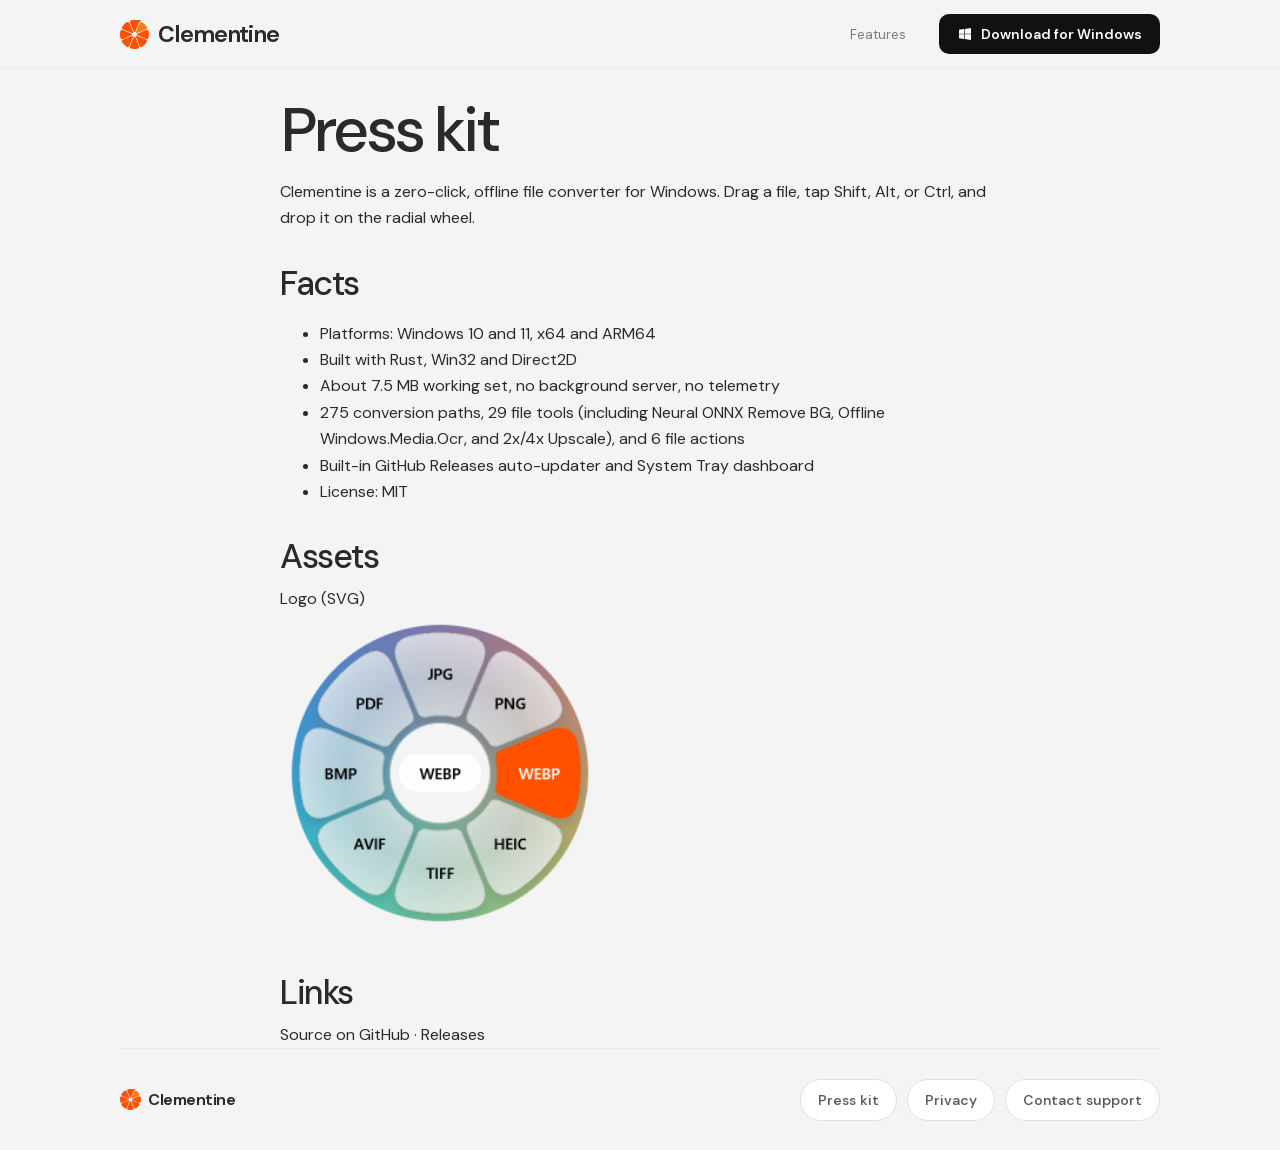
<file: web/press.html>
<!doctype html>
<html lang="en">
  <head>
    <meta charset="UTF-8" />
    <meta name="viewport" content="width=device-width, initial-scale=1" />
    <meta name="theme-color" content="#ffffff" />
    <title>Press kit | Clementine for Windows</title>
    <link rel="icon" type="image/svg+xml" href="favicon.svg" />
    <link rel="stylesheet" href="assets/style.css" />
  </head>
  <body class="tool-details-page">
    <header class="site-header">
      <a class="wordmark" href="index.html" aria-label="Clementine home"><span class="brand-mark" aria-hidden="true"></span>Clementine</a>
      <nav aria-label="Main navigation"><a class="quiet-link" href="index.html#details">Features</a><a href="https://github.com/TejasLamba2006/clementine/releases" class="win-download-btn" aria-label="Download Clementine for Windows"><svg viewBox="0 0 24 24" aria-hidden="true"><path d="M3 5.5 10.5 4.5v7H3zM11.5 4.4 21 3v8.5h-9.5zM3 12.5h7.5v7L3 18.5zM11.5 12.5H21V21l-9.5-1.4z"/></svg>Download for Windows</a></nav>
    </header>
    <main class="content-width prose">
      <h1>Press kit</h1>
      <p>Clementine is a zero-click, offline file converter for Windows. Drag a file, tap Shift, Alt, or Ctrl, and drop it on the radial wheel.</p>
      <h2>Facts</h2>
      <ul><li>Platforms: Windows 10 and 11, x64 and ARM64</li><li>Built with Rust, Win32 and Direct2D</li><li>About 7.5 MB working set, no background server, no telemetry</li><li>275 conversion paths, 29 file tools (including Neural ONNX Remove BG, Offline Windows.Media.Ocr, and 2x/4x Upscale), and 6 file actions</li><li>Built-in GitHub Releases auto-updater and System Tray dashboard</li><li>License: MIT</li></ul>
      <h2>Assets</h2>
      <p><a href="favicon.svg">Logo (SVG)</a></p>
      <p><img src="images/wheel-conversions.png" alt="Clementine conversion wheel" width="320" /></p>
      <h2>Links</h2>
      <p><a href="https://github.com/TejasLamba2006/clementine">Source on GitHub</a> · <a href="https://github.com/TejasLamba2006/clementine/releases">Releases</a></p>
    </main>
    <footer class="site-footer content-width">
      <a class="wordmark" href="index.html"><span class="brand-mark" aria-hidden="true"></span>Clementine</a>
      <div class="footer-actions"><a class="support-link" href="press.html">Press kit</a><a class="support-link" href="privacy.html">Privacy</a><a class="support-link" href="https://github.com/TejasLamba2006/clementine/issues">Contact support</a></div>
    </footer>
  </body>
</html>
</file>
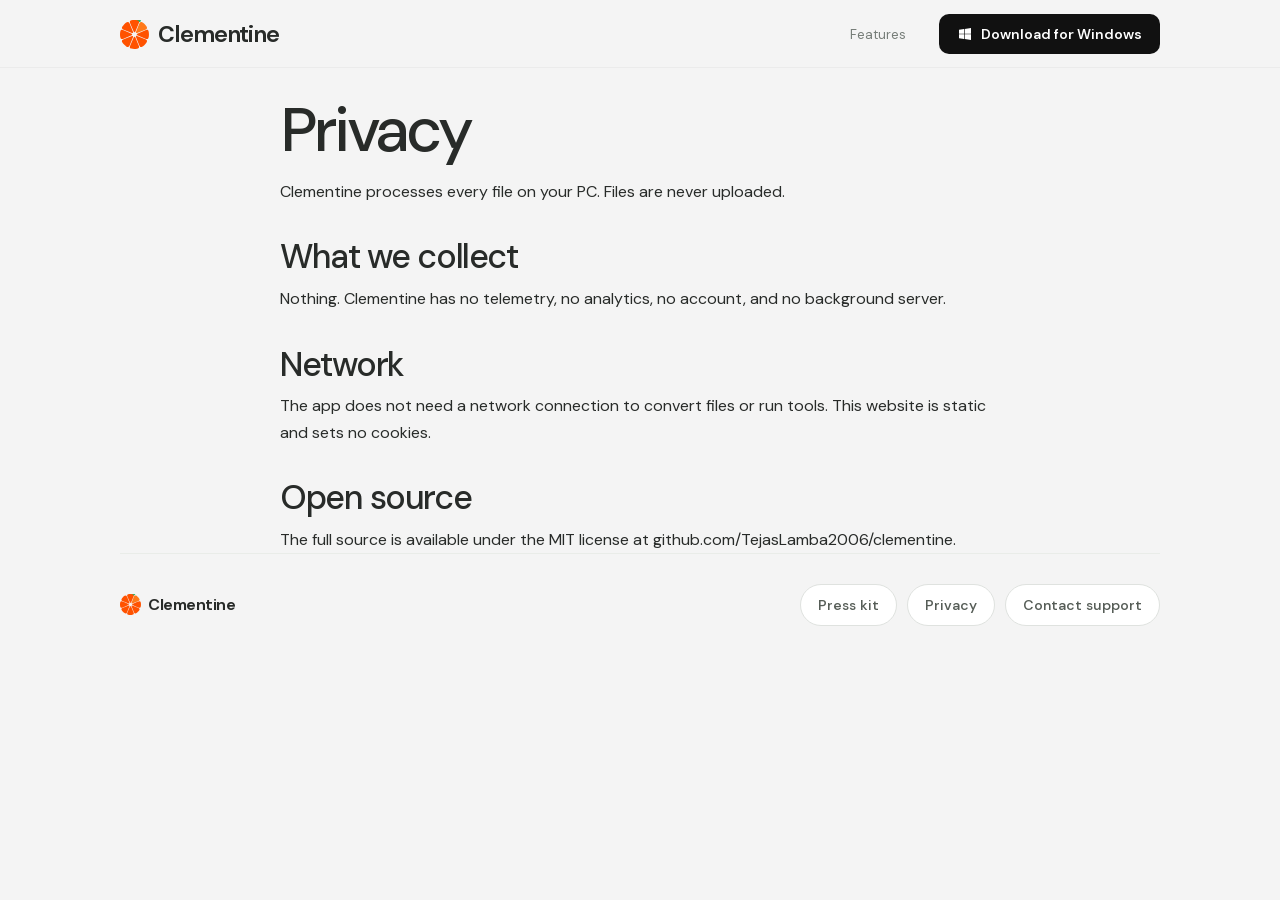
<file: web/privacy.html>
<!doctype html>
<html lang="en">
  <head>
    <meta charset="UTF-8" />
    <meta name="viewport" content="width=device-width, initial-scale=1" />
    <meta name="theme-color" content="#ffffff" />
    <title>Privacy | Clementine for Windows</title>
    <link rel="icon" type="image/svg+xml" href="favicon.svg" />
    <link rel="stylesheet" href="assets/style.css" />
  </head>
  <body class="tool-details-page">
    <header class="site-header">
      <a class="wordmark" href="index.html" aria-label="Clementine home"><span class="brand-mark" aria-hidden="true"></span>Clementine</a>
      <nav aria-label="Main navigation"><a class="quiet-link" href="index.html#details">Features</a><a href="https://github.com/TejasLamba2006/clementine/releases" class="win-download-btn" aria-label="Download Clementine for Windows"><svg viewBox="0 0 24 24" aria-hidden="true"><path d="M3 5.5 10.5 4.5v7H3zM11.5 4.4 21 3v8.5h-9.5zM3 12.5h7.5v7L3 18.5zM11.5 12.5H21V21l-9.5-1.4z"/></svg>Download for Windows</a></nav>
    </header>
    <main class="content-width prose">
      <h1>Privacy</h1>
      <p>Clementine processes every file on your PC. Files are never uploaded.</p>
      <h2>What we collect</h2>
      <p>Nothing. Clementine has no telemetry, no analytics, no account, and no background server.</p>
      <h2>Network</h2>
      <p>The app does not need a network connection to convert files or run tools. This website is static and sets no cookies.</p>
      <h2>Open source</h2>
      <p>The full source is available under the MIT license at <a href="https://github.com/TejasLamba2006/clementine">github.com/TejasLamba2006/clementine</a>.</p>
    </main>
    <footer class="site-footer content-width">
      <a class="wordmark" href="index.html"><span class="brand-mark" aria-hidden="true"></span>Clementine</a>
      <div class="footer-actions"><a class="support-link" href="press.html">Press kit</a><a class="support-link" href="privacy.html">Privacy</a><a class="support-link" href="https://github.com/TejasLamba2006/clementine/issues">Contact support</a></div>
    </footer>
  </body>
</html>
</file>
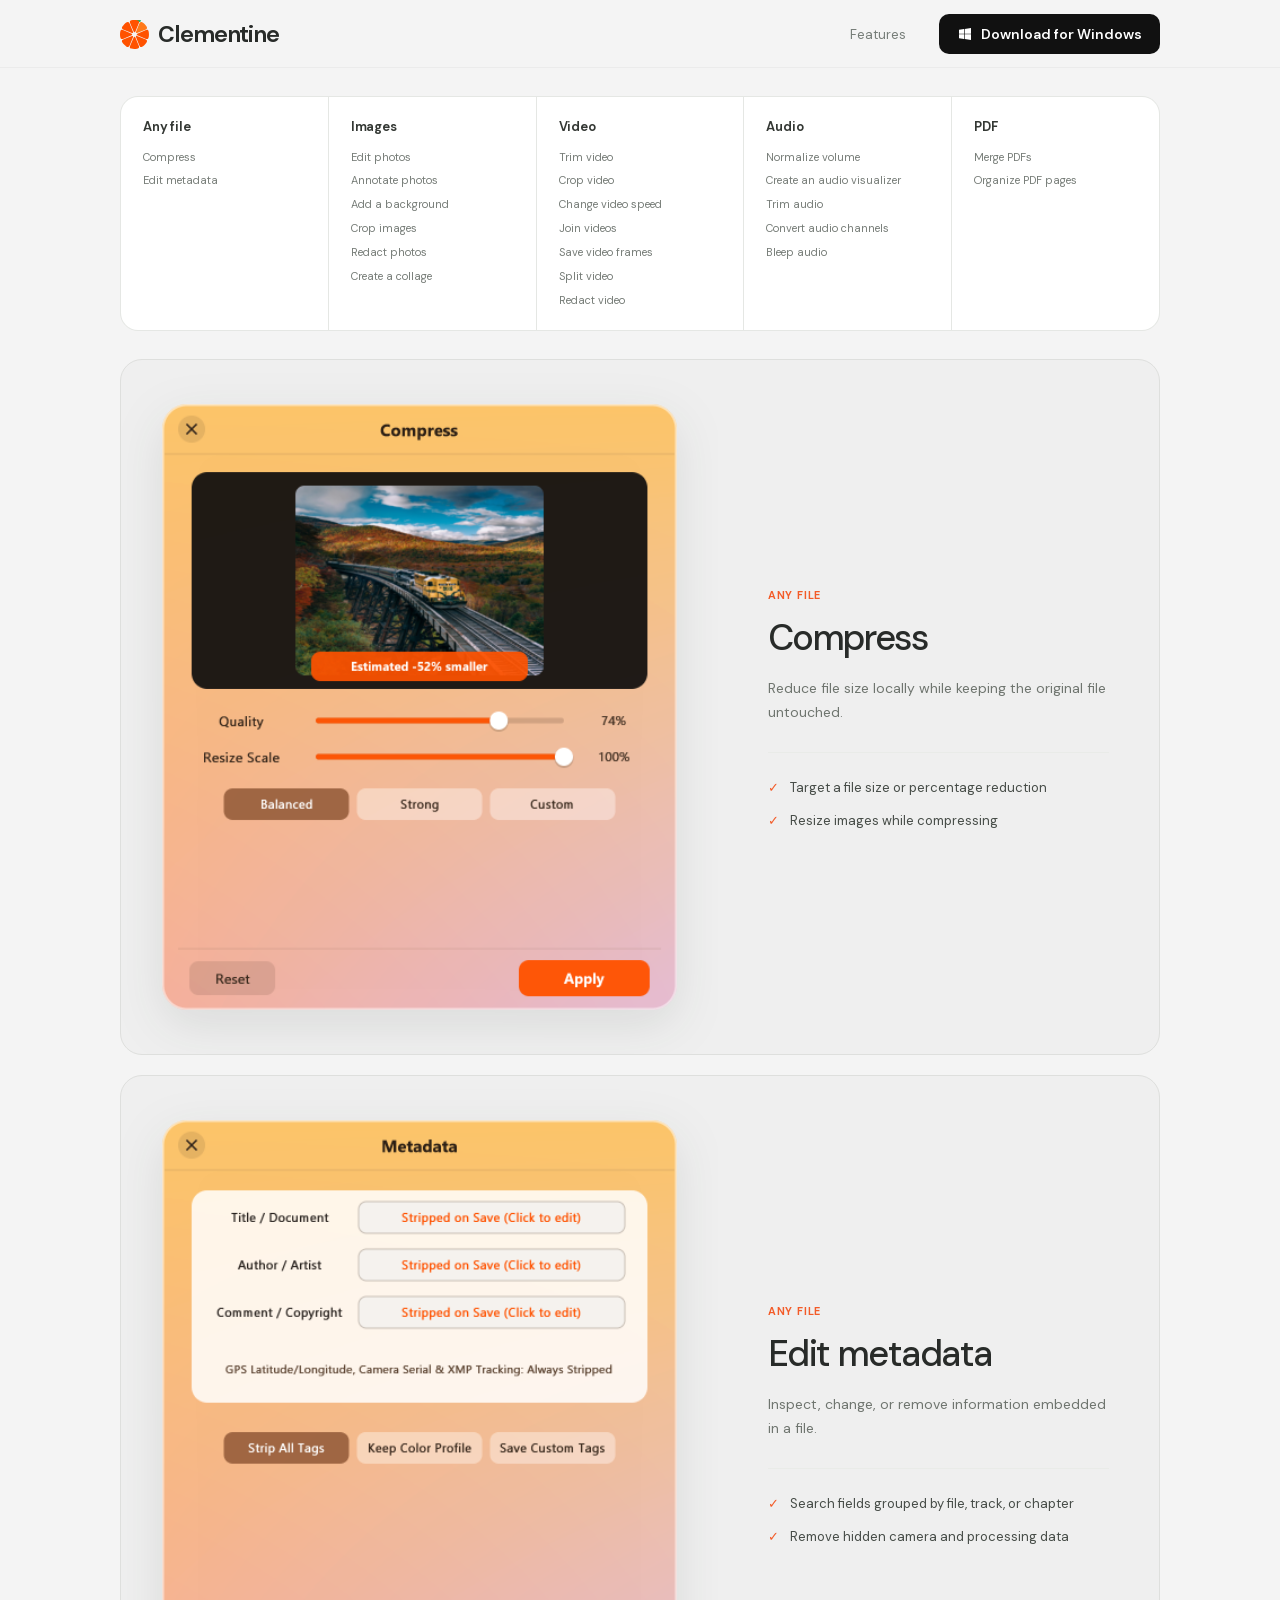
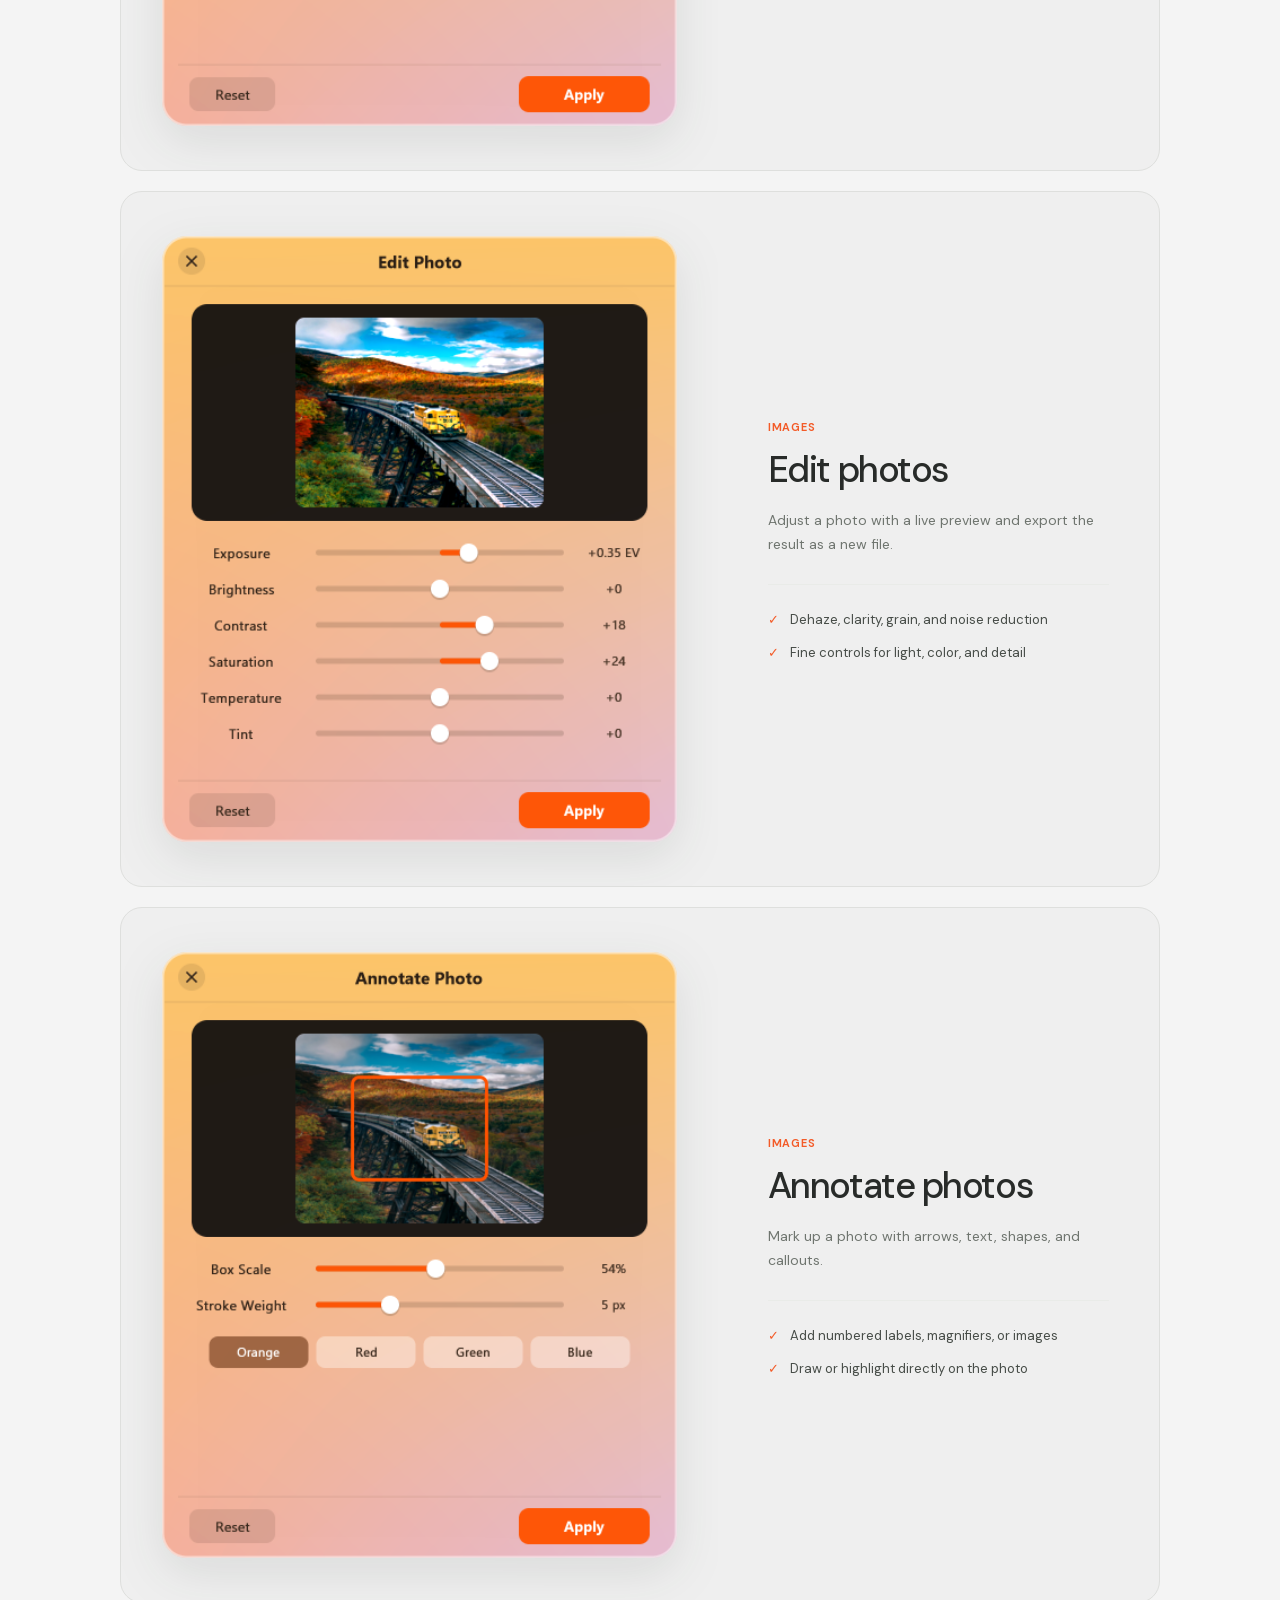
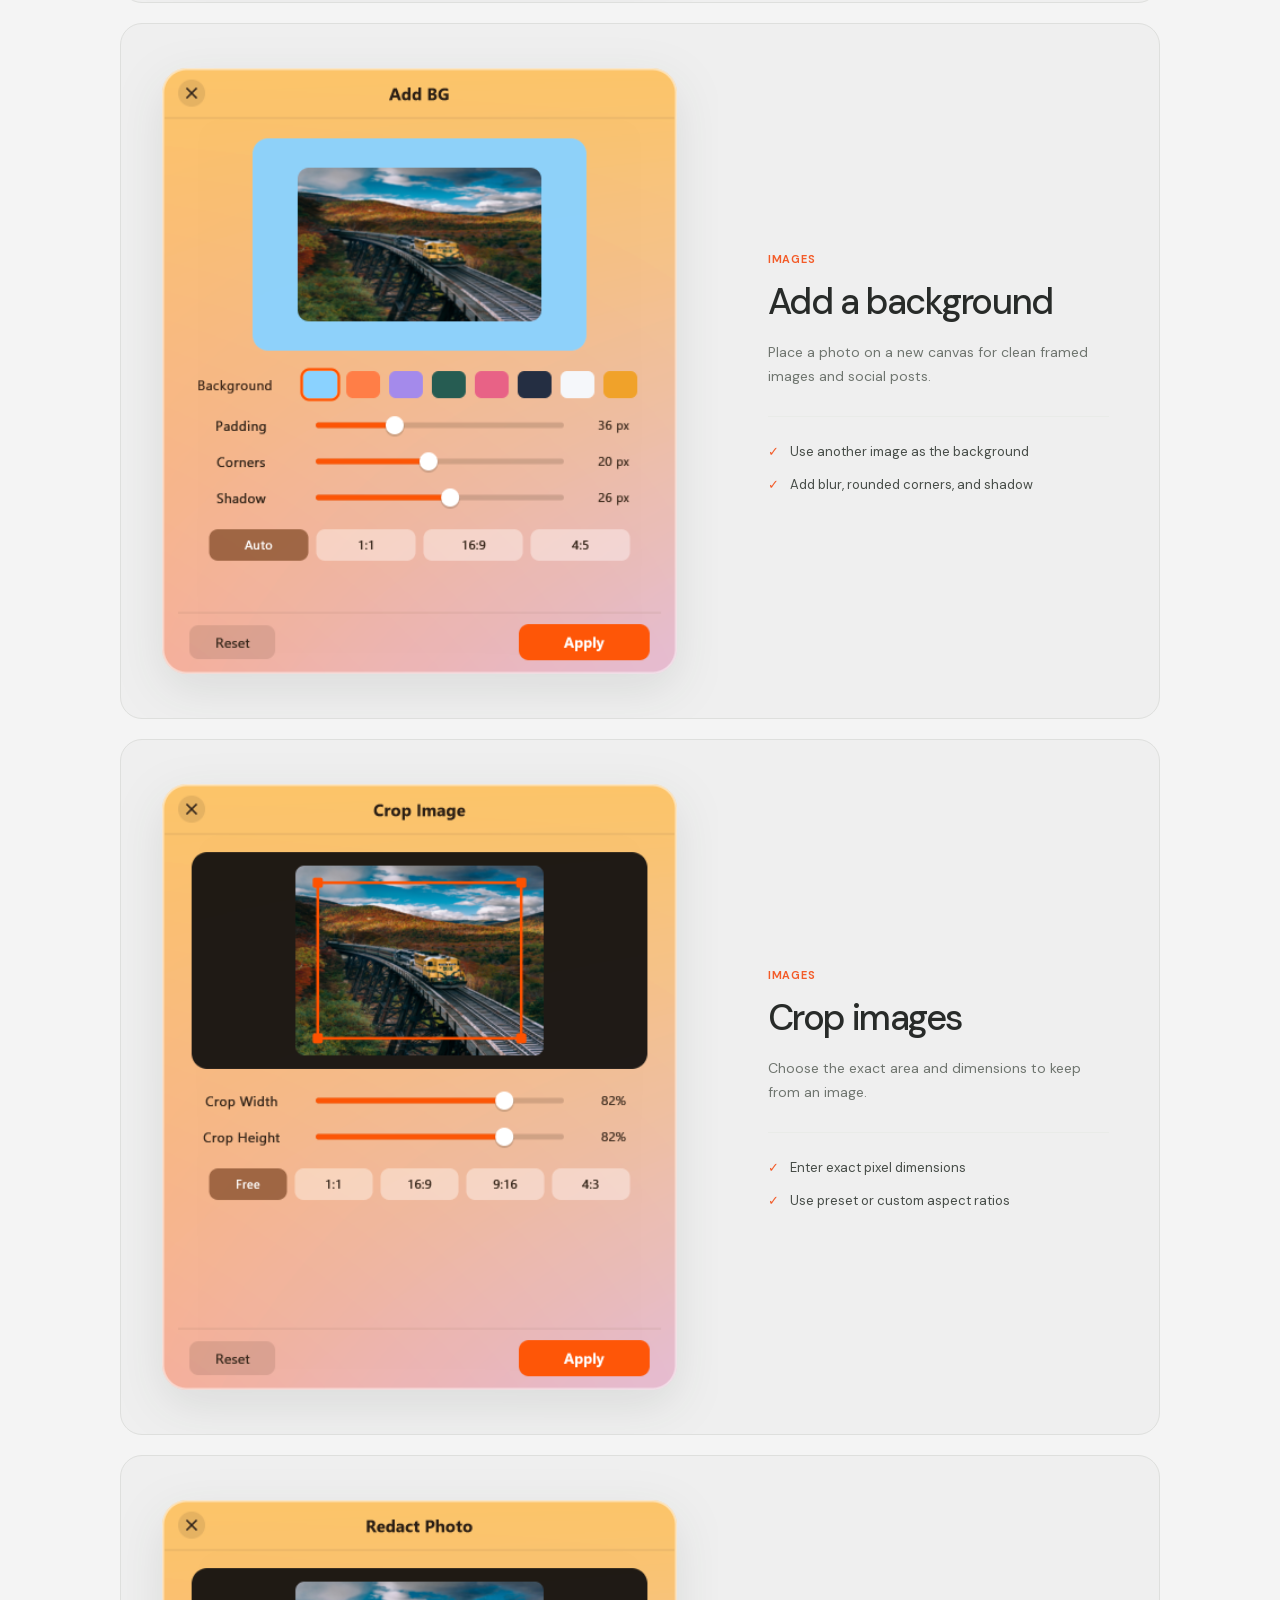
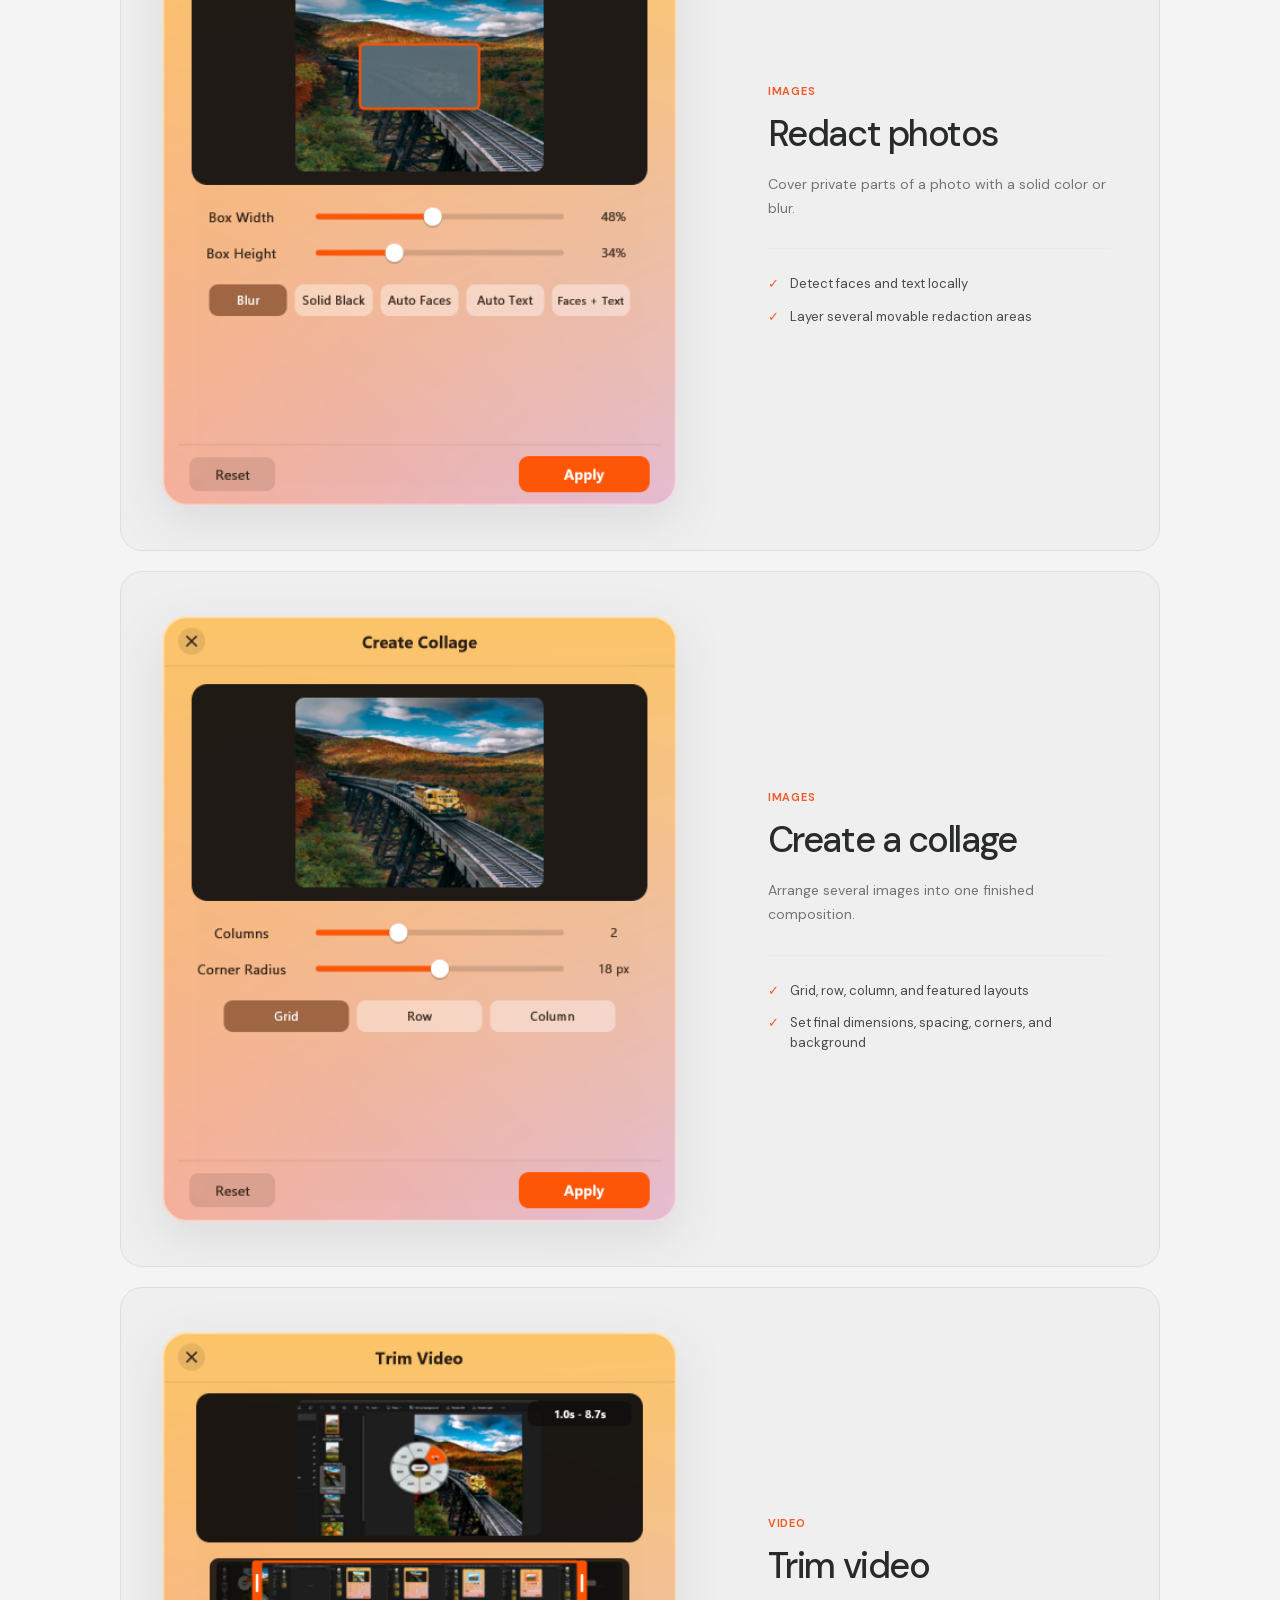
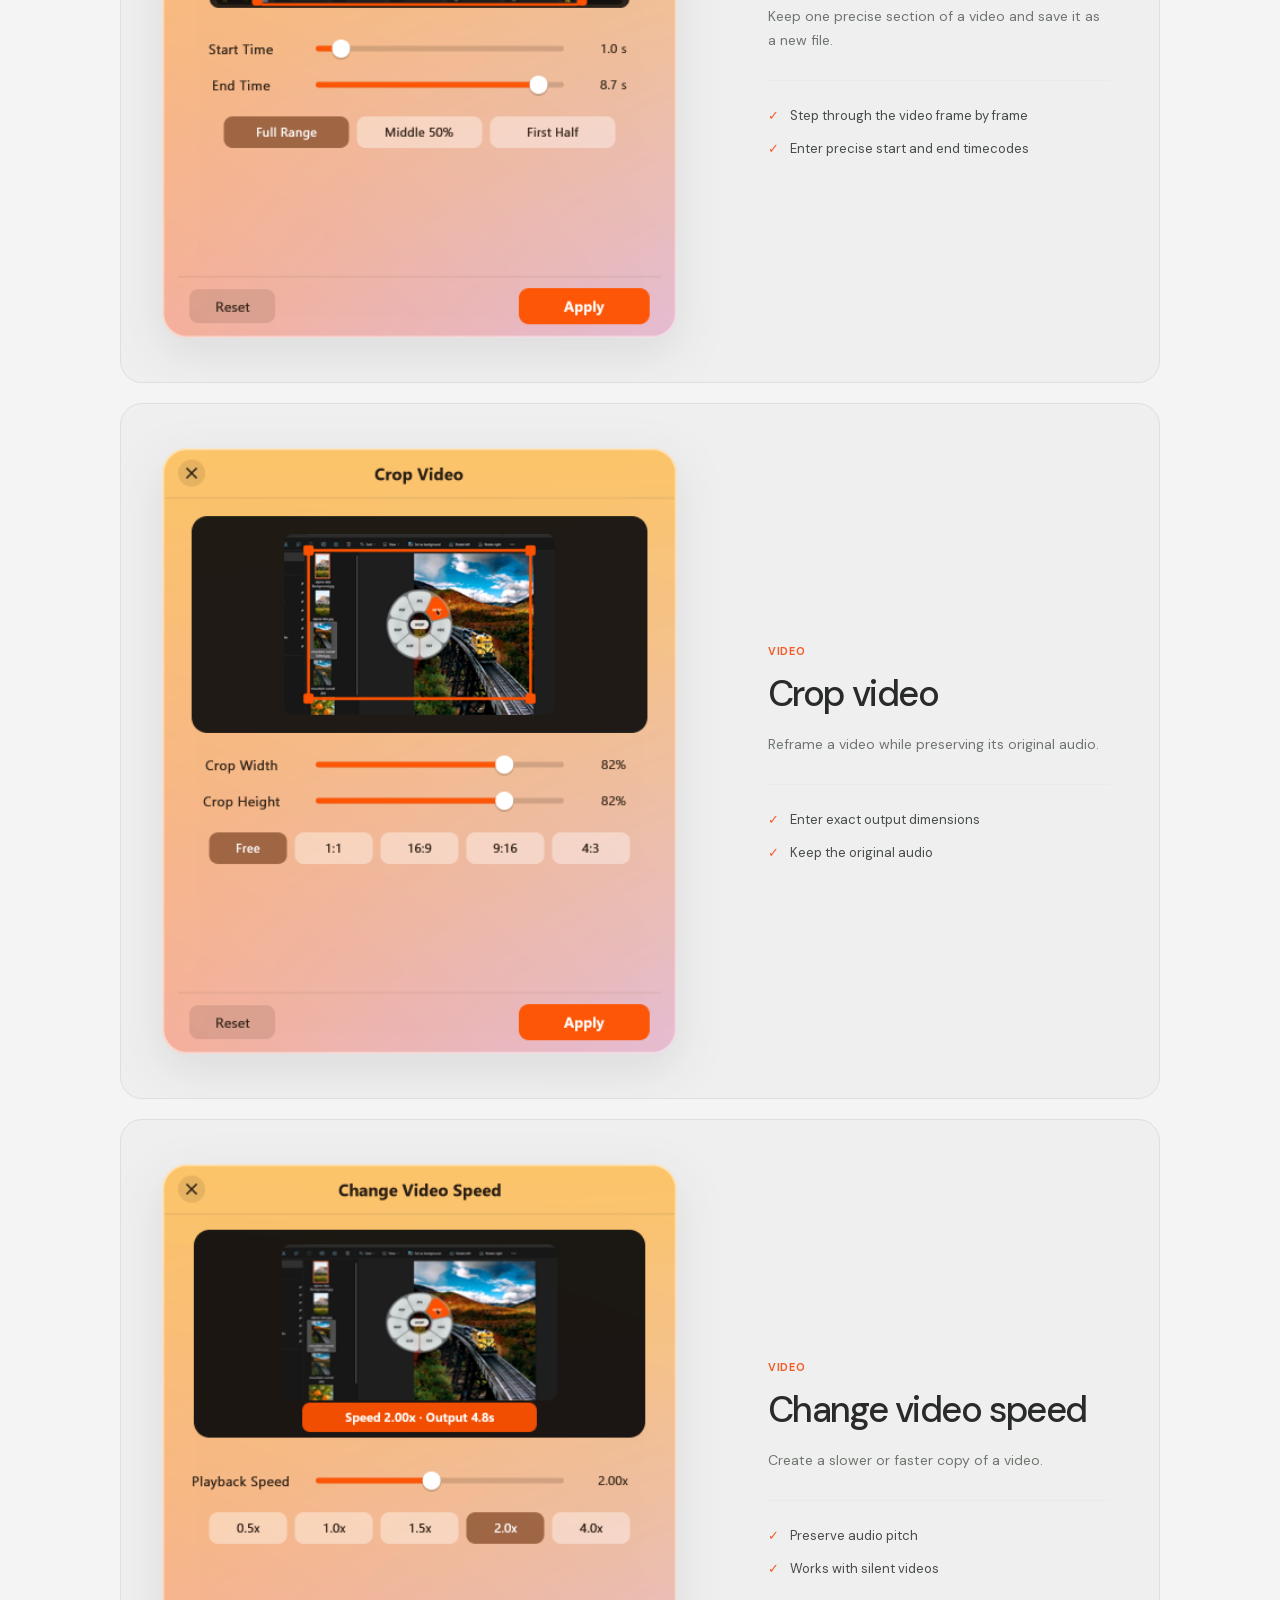
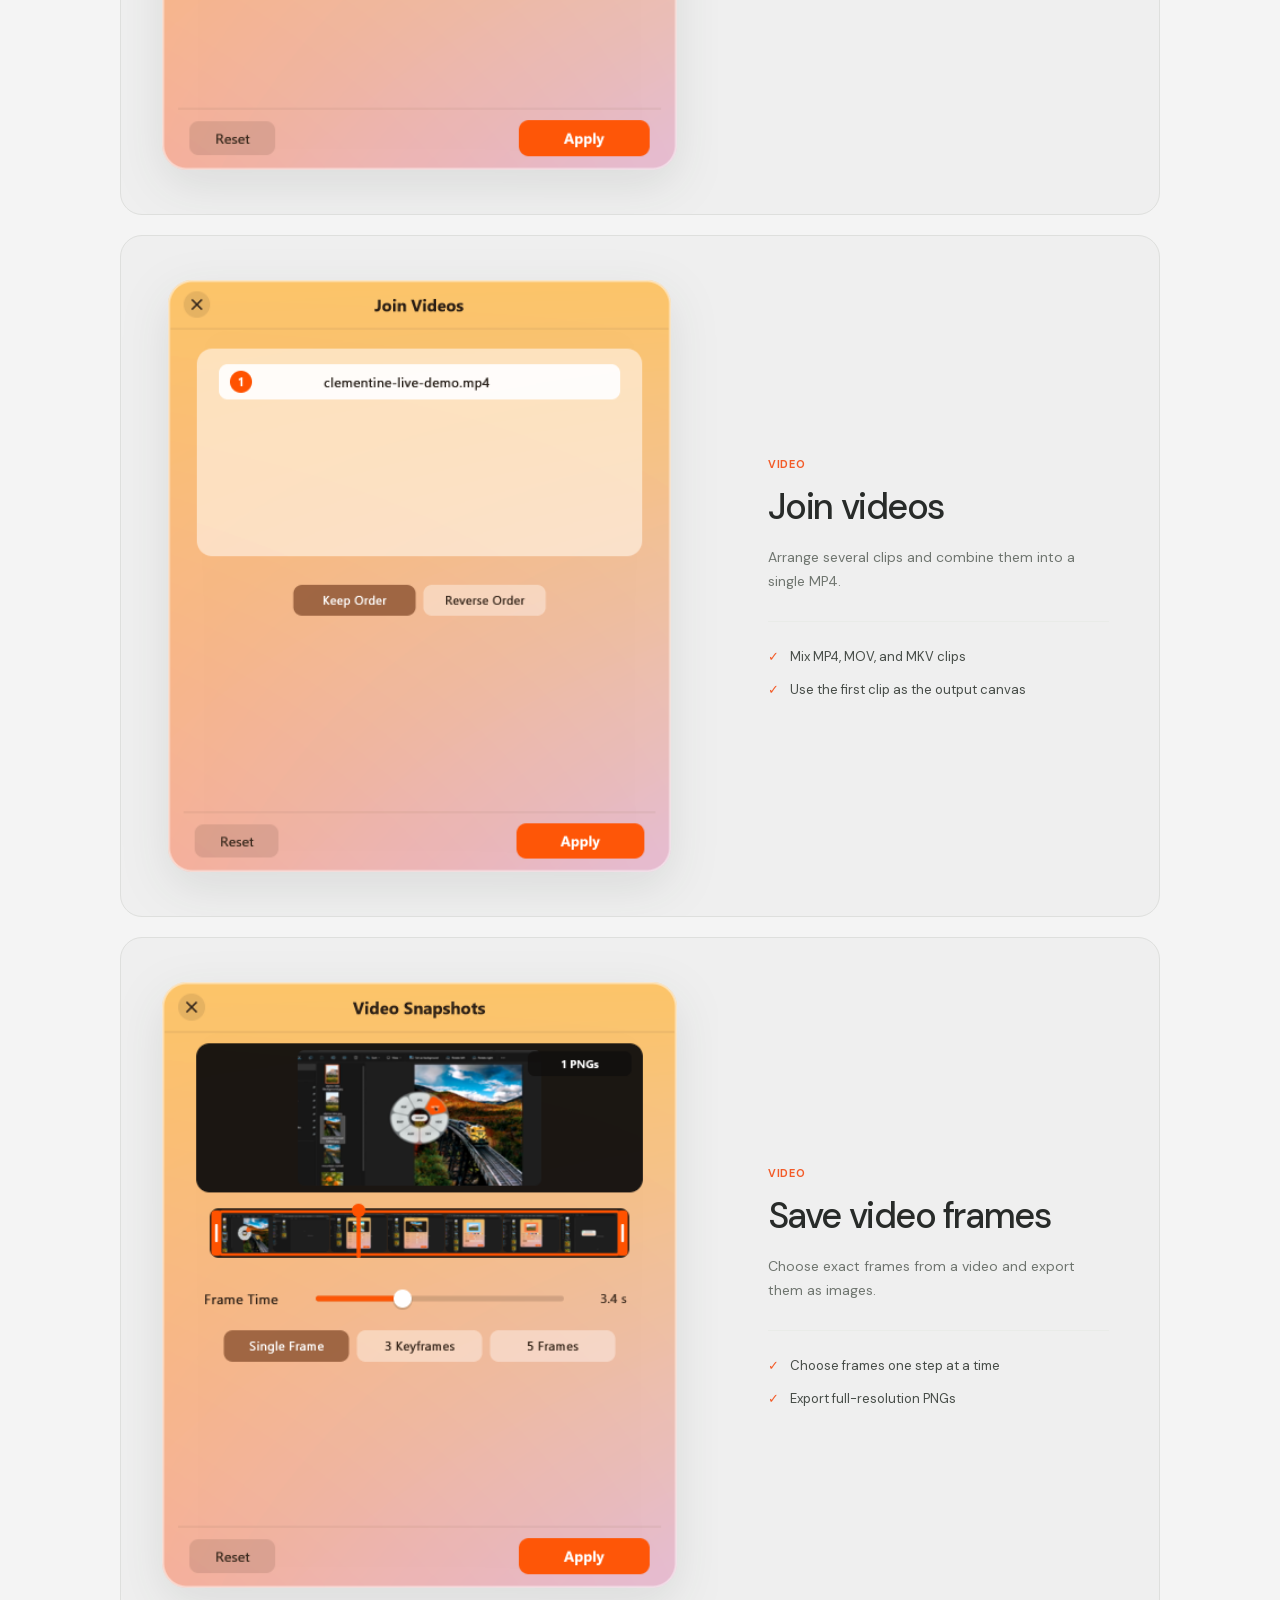
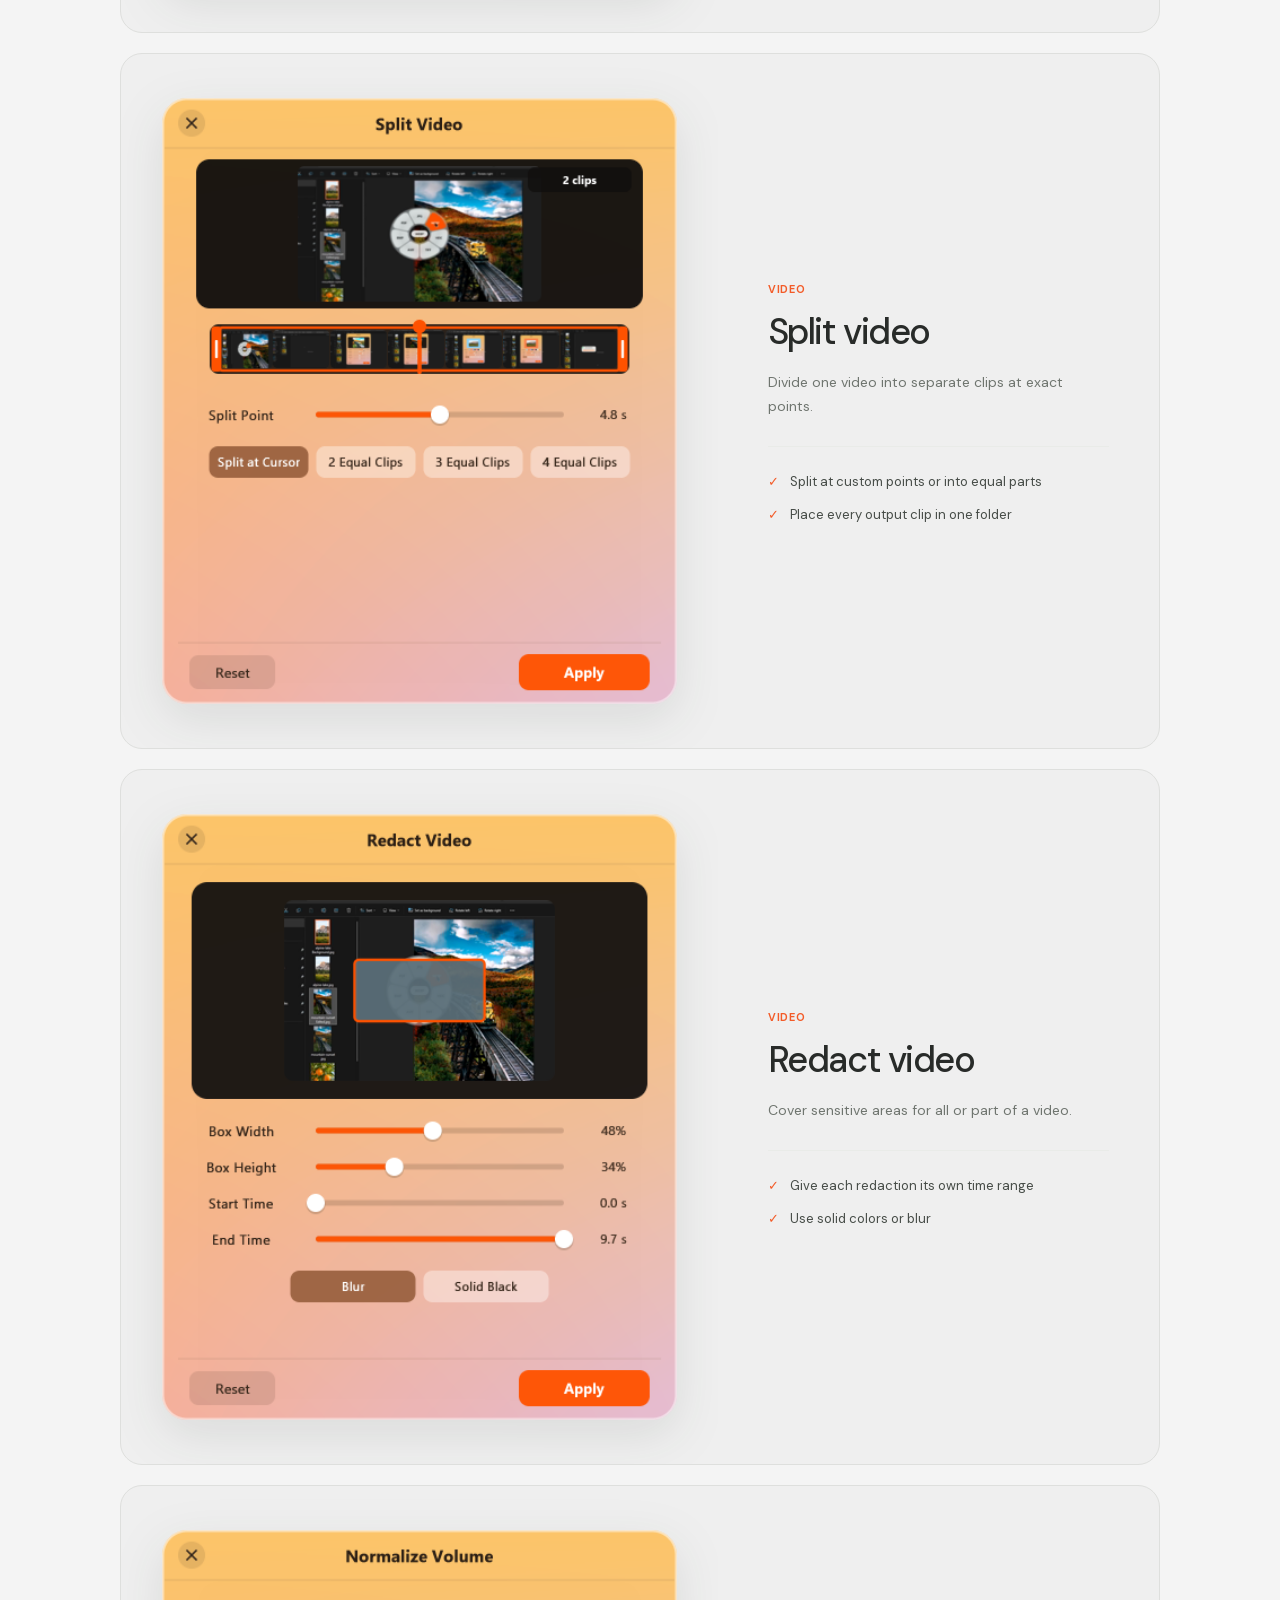
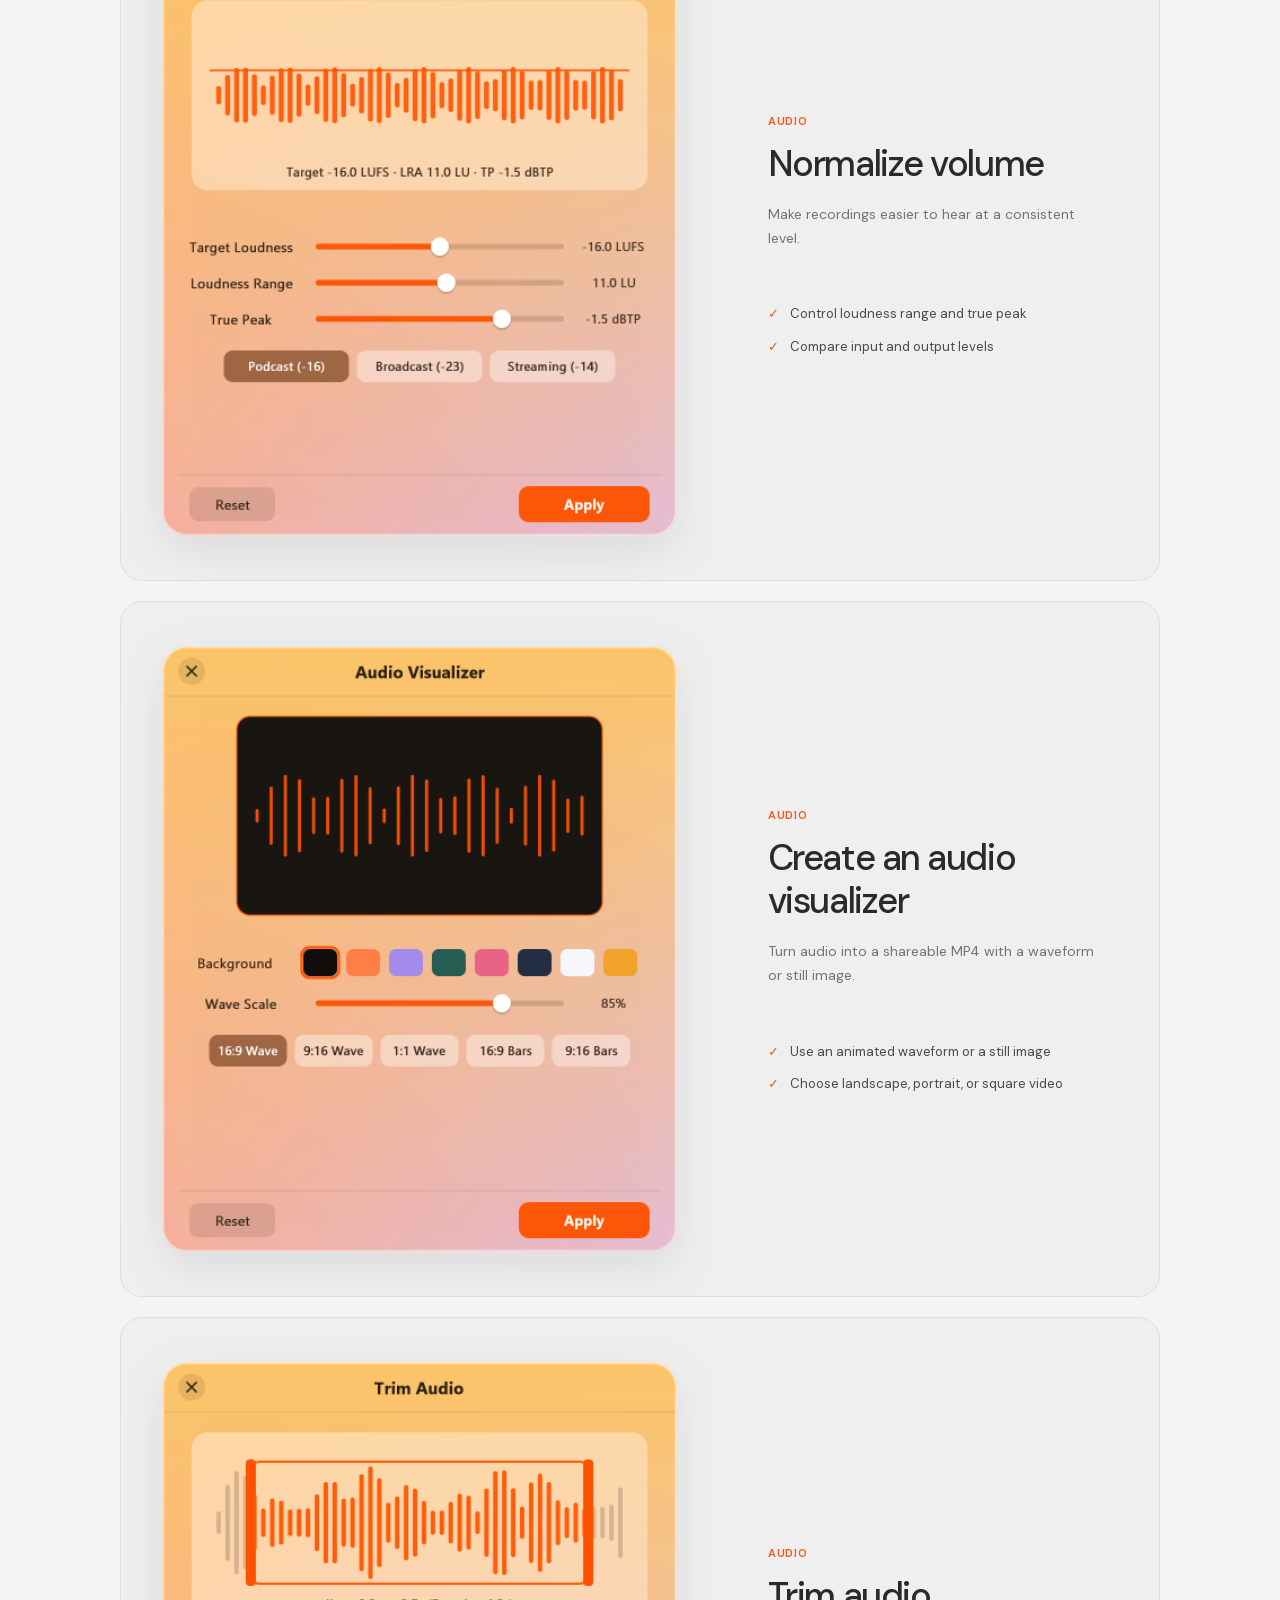
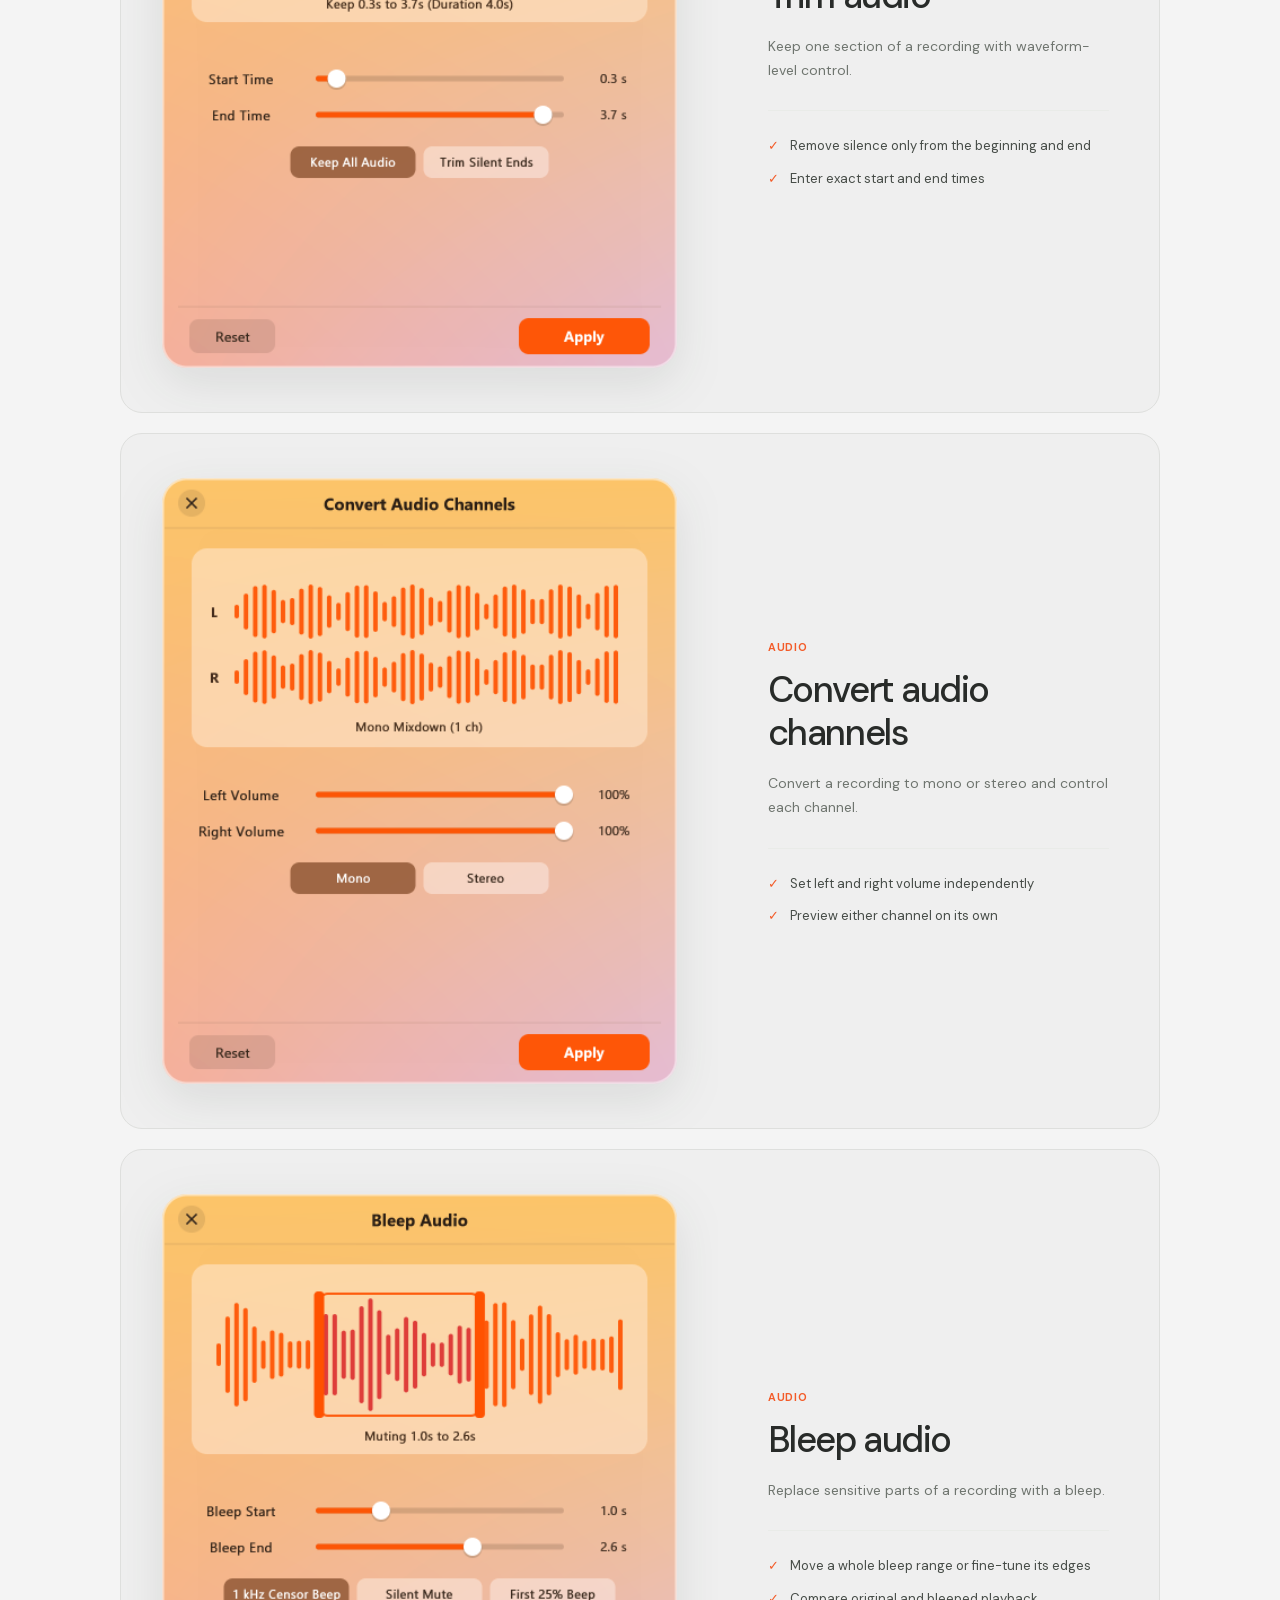
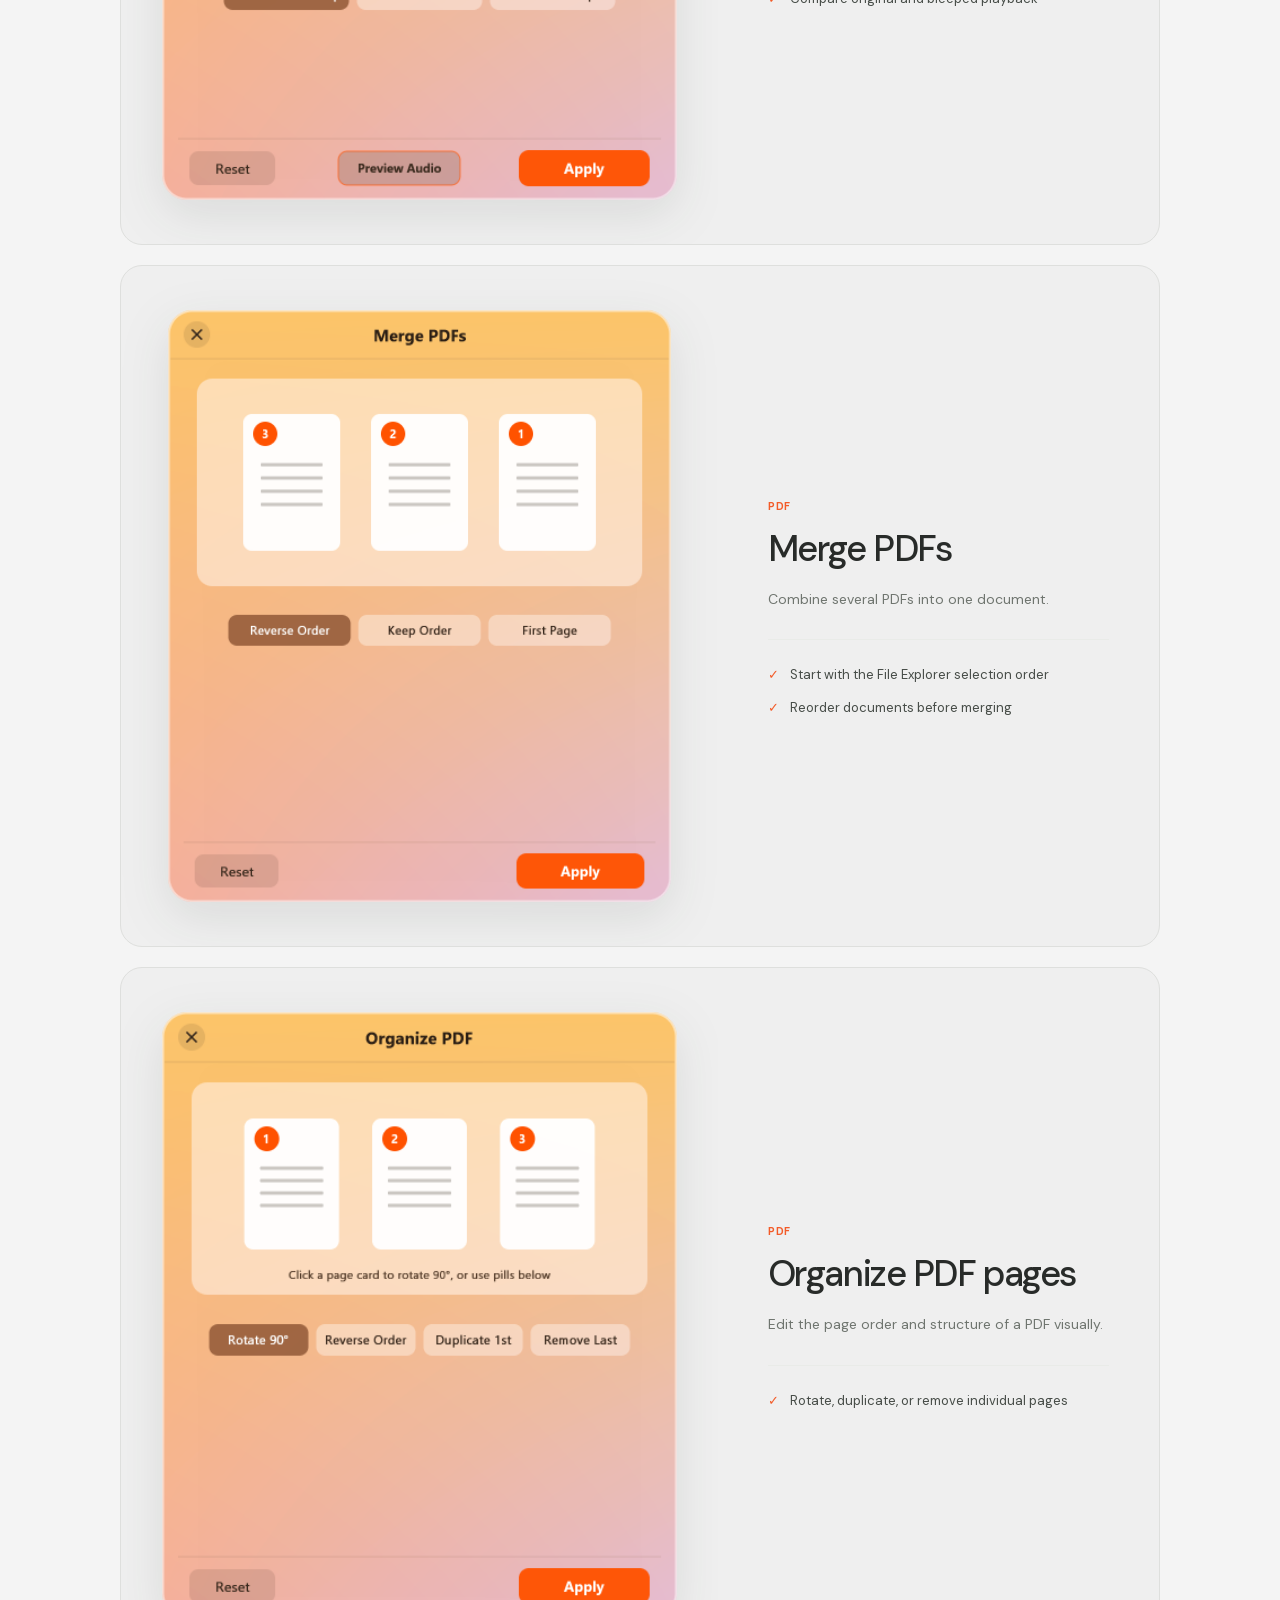
<file: web/tools.html>
<!doctype html>
<html lang="en">
  <head>
    <meta charset="UTF-8" />
    <meta name="viewport" content="width=device-width, initial-scale=1" />
    <meta name="theme-color" content="#f4f4f4" />
    <meta name="description" content="See every Clementine file tool window and the controls available in each tool." />
    <title>File tools | Clementine for Windows</title>
    <link rel="icon" type="image/svg+xml" href="favicon.svg" />
    <link rel="stylesheet" href="assets/style.css" />
    <script defer src="assets/tools.js"></script>
  </head>
  <body class="tool-details-page">
    <header class="site-header">
      <a class="wordmark" href="index.html" aria-label="Clementine home"><span class="brand-mark" aria-hidden="true"></span>Clementine</a>
      <nav aria-label="Main navigation">
        <a class="quiet-link" href="index.html#details">Features</a>
        <a href="https://github.com/TejasLamba2006/clementine/releases" class="win-download-btn" aria-label="Download Clementine for Windows"><svg viewBox="0 0 24 24" aria-hidden="true"><path d="M3 5.5 10.5 4.5v7H3zM11.5 4.4 21 3v8.5h-9.5zM3 12.5h7.5v7L3 18.5zM11.5 12.5H21V21l-9.5-1.4z"/></svg>Download for Windows</a>
      </nav>
    </header>

    <main>
      <nav class="tools-index content-width" aria-label="Tool windows" data-tools-index></nav>
      <section class="tool-detail-list content-width" aria-label="Tool details" data-tool-details></section>

      <section class="tools-cta content-width" aria-labelledby="tools-cta-title">
        <div>
          <h2 id="tools-cta-title">Work with files without uploading them.</h2>
          <p>Clementine runs every conversion and file tool locally on your PC.</p>
        </div>
        <a href="https://github.com/TejasLamba2006/clementine/releases" class="win-download-btn" aria-label="Download Clementine for Windows"><svg viewBox="0 0 24 24" aria-hidden="true"><path d="M3 5.5 10.5 4.5v7H3zM11.5 4.4 21 3v8.5h-9.5zM3 12.5h7.5v7L3 18.5zM11.5 12.5H21V21l-9.5-1.4z"/></svg>Download for Windows</a>
      </section>
    </main>

    <footer class="site-footer content-width">
      <a class="wordmark" href="index.html"><span class="brand-mark" aria-hidden="true"></span>Clementine</a>
      <div class="footer-actions">
        <a class="support-link" href="press.html">Press kit</a>
        <a class="support-link" href="privacy.html">Privacy</a>
        <a class="support-link" href="https://github.com/TejasLamba2006/clementine/issues">Contact support</a>
        <a class="support-link" href="https://github.com/TejasLamba2006/clementine/issues/new">Request feature</a>
      </div>
    </footer>

  </body>
</html>
</file>
<file: web/assets/style.css>
@font-face{font-family:DM Sans;font-style:normal;font-weight:400 700;font-display:swap;src:url(../fonts/dm-sans-latin.woff2) format("woff2")}@font-face{font-family:Caveat;font-style:normal;font-weight:400 700;font-display:swap;src:url(../fonts/caveat.ttf) format("truetype")}:root{font-family:DM Sans,-apple-system,BlinkMacSystemFont,sans-serif;color:#282b29;background:var(--page-bg);font-synthesis:none;-webkit-font-smoothing:antialiased;--page-bg: #f4f4f4;--content-bg: #fff;--orange: #f35b28;--muted: #828782;--line: #e9ece8}*{box-sizing:border-box}html{scroll-behavior:smooth;scroll-padding-top:88px}body{margin:0}button,a{-webkit-tap-highlight-color:transparent}button{font:inherit;color:inherit}a{color:inherit;text-decoration:none}button,a,[role=menuitem]{outline-offset:6px}button:focus-visible,a:focus-visible,[role=menuitem]:focus-visible{outline:2px solid var(--orange)}button{cursor:pointer}[hidden]{display:none!important}p,h1,h2,h3{margin:0}.content-width,.site-header{width:min(1040px,calc(100% - 96px));margin-inline:auto}.site-header{height:68px;display:flex;align-items:center;justify-content:space-between;position:sticky;top:0;z-index:50}.site-header:before{content:"";position:absolute;inset:0 calc((100vw - 100%)/-2);z-index:-1;background:#f4f4f4ed;backdrop-filter:blur(16px);-webkit-backdrop-filter:blur(16px);border-bottom:1px solid #282b290a;pointer-events:none}.wordmark{display:inline-flex;gap:9px;align-items:center;font-size:23px;font-weight:650;letter-spacing:-1.1px}.brand-mark{display:inline-block;width:29px;height:29px;background:url(../favicon.svg) center / contain no-repeat;flex-shrink:0}.site-header nav{display:flex;gap:33px;align-items:center;font-size:13px}.quiet-link{color:#767d78;transition:color .2s}.quiet-link:hover{color:#282b29}.hero{overflow:hidden}.app-demo{padding-block:24px 12px}.app-demo video{display:block;width:min(680px,85%);height:auto;margin-inline:auto;border-radius:20px;box-shadow:0 14px 40px #282b2922;pointer-events:none}.tool-stats{display:grid;grid-template-columns:repeat(3,minmax(0,1fr));gap:20px;padding-block:24px 64px}.tool-stat{background:var(--content-bg);border:1px solid #e6e6e6;border-radius:18px;padding:36px 24px;text-align:center}.tool-stat strong{display:block;color:var(--orange);font-size:clamp(56px,7vw,80px);font-weight:500;letter-spacing:-4px;line-height:1.1;margin-bottom:14px}.tool-stat h2{font-size:clamp(17px,2vw,22px);font-weight:500;letter-spacing:-.5px}.tool-stat p{max-width:290px;margin:10px auto 0;color:var(--muted);font-size:13px;line-height:1.6}@media(max-width:600px){.tool-stats{grid-template-columns:1fr;gap:12px;padding-block:16px 40px}.tool-stat{padding:28px 20px}}.hero-copy{text-align:center;position:relative;z-index:2;padding:24px 20px 0}h1{font-size:clamp(44px,4.9vw,67px);line-height:1.07;font-weight:500;letter-spacing:-3.8px}.hero-description{margin-top:21px;font-size:14px;color:#858a84}.hero-local{margin-top:10px;font-size:14px;color:#596557}.scene{height:820px;position:relative;isolation:isolate;margin-top:-5px}.landscape{position:absolute;inset:0;z-index:-2;overflow:hidden;background:#e2ecf0}.landscape img{position:absolute;width:min(100%,1536px);height:100%;min-width:980px;object-fit:cover;object-position:center top;left:50%;top:0;transform:translate(-50%);-webkit-user-select:none;user-select:none;pointer-events:none}.scene-top-fade,.scene-bottom-fade{position:absolute;left:0;right:0;pointer-events:none;z-index:-1}.scene-top-fade{top:0;height:190px;background:linear-gradient(var(--page-bg) 0%,rgb(244 244 244 / .95) 11%,rgb(244 244 244 / .62) 40%,transparent)}.scene-bottom-fade{bottom:0;height:240px;background:linear-gradient(to bottom,rgb(244 244 244 / 0),rgb(244 244 244 / .08) 20%,rgb(244 244 244 / .64) 58%,rgb(244 244 244 / .94) 82%,var(--page-bg))}.hint-wrap{position:absolute;inset-block:0;width:min(1200px,100%);left:50%;transform:translate(-50%);z-index:3;pointer-events:none}.gesture-hint{position:absolute;width:180px;color:#596557;font-family:Caveat,Noteworthy,cursive;font-size:28px;font-weight:500;line-height:1.1;text-align:center}#hint-text{display:block;transform:rotate(-6deg)}.hint-arrow{position:absolute;left:0;top:34px;overflow:visible;fill:none;stroke:currentColor;stroke-width:1.7;stroke-linecap:round;stroke-linejoin:round}kbd{font-family:inherit;font-size:11px;font-weight:500;padding:2px 5px;margin:0 2px;background:#f7f8f4;border:1px solid #dadfd6;border-radius:4px;box-shadow:0 1px #dadfd6;color:#50594f;white-space:nowrap}.files{position:absolute;width:min(1200px,100%);height:100%;left:50%;top:0;transform:translate(-50%);z-index:2}.file{width:116px;padding:4px 0;border:0;border-radius:5px;background:none;display:flex;flex-direction:column;align-items:center;position:absolute;left:var(--x);top:var(--y);transform:translate(-50%,-50%);-webkit-user-select:none;user-select:none;touch-action:none;cursor:default;-webkit-user-drag:none;-webkit-touch-callout:none}.file-art{width:72px;height:72px;position:relative;display:flex;justify-content:center;align-items:center;border-radius:5px}.file-icon{width:64px;height:64px;object-fit:contain;pointer-events:none}.file-name{font-family:-apple-system,BlinkMacSystemFont,sans-serif;font-size:12px;font-weight:500;line-height:17px;color:#fff;padding:1px 4px;margin-top:2px;border-radius:3px;text-shadow:0 1px 3px #24323dcc,0 0 1px #24323d80;max-width:116px;overflow:hidden;text-overflow:ellipsis;white-space:nowrap}.file.is-selected .file-art{background:#263a5026}.file.is-selected .file-name,.drag-ghost .file-name{color:#fff;background:#0063d9;text-shadow:none}.file:focus-visible{outline:none}.file.is-source{opacity:.4}.file.is-processing{pointer-events:none}.file.is-processing .file-art{opacity:.48}.file.is-processing .file-art:after{content:"";width:16px;height:16px;border:2px solid #b6bfb3;border-top-color:var(--orange);border-radius:50%;position:absolute;animation:spin .7s linear infinite}.radial-menu{position:fixed;z-index:30;width:272px;height:272px;transform:translate(-50%,-50%);pointer-events:none;animation:bloom .2s cubic-bezier(.18,.82,.24,1)}.fan-glass{position:absolute;inset:10.08px;border-radius:50%;background:#c0c9cd40;backdrop-filter:blur(16px) saturate(1.45);-webkit-backdrop-filter:blur(16px) saturate(1.45);-webkit-mask:radial-gradient(circle,transparent 0 42.24px,#000 42.6px);mask:radial-gradient(circle,transparent 0 42.24px,#000 42.6px);box-shadow:inset 0 0 0 1px #fff5}.radial-menu svg{position:relative;overflow:visible;filter:drop-shadow(0 5px 8px #26343825)}.petal{fill:url(#glass-fill);stroke:#5d666638;stroke-width:.75;transition:fill .12s}.fan-target.is-highlighted .petal{fill:#ff5200;stroke:#c2653470}.wheel-label{fill:#000;font:600 14px ui-rounded,SF Pro Rounded,-apple-system,BlinkMacSystemFont,sans-serif;letter-spacing:.35px;pointer-events:none}.fan-target.is-highlighted .wheel-label,.preview-target.is-highlighted .wheel-label{fill:#fff}.wheel-tool-label{font-size:8.5px;letter-spacing:.2px}.wheel-tool-icon{pointer-events:none;filter:brightness(0)}.fan-target.is-highlighted .wheel-tool-icon,.preview-target.is-highlighted .wheel-tool-icon{filter:brightness(0) invert(1)}.fan-target{cursor:pointer}.radial-menu.keyboard-mode .fan-target{pointer-events:auto}.fan-center-label{position:absolute;z-index:2;left:50%;top:50%;transform:translate(-50%,-50%);display:grid;place-items:center;width:70px;min-height:32px;border-radius:24px;background:#ffffffb8;backdrop-filter:blur(12px) saturate(1.3);-webkit-backdrop-filter:blur(12px) saturate(1.3);border:1px solid #ffffffb3;padding:4px 6px;color:#000;font:500 12px/1.2 ui-rounded,SF Pro Rounded,-apple-system,BlinkMacSystemFont,sans-serif;letter-spacing:.35px;text-align:center;box-shadow:0 2px 6px #00000010,inset 0 1px #ffffffb3;pointer-events:none}.fan-center-label.is-tool{min-height:36px;font-size:8.5px;font-weight:600;letter-spacing:.2px;overflow-wrap:anywhere}.drag-ghost{position:fixed;left:0;top:0;padding:4px 0;display:flex;flex-direction:column;align-items:center;z-index:40;pointer-events:none;opacity:.8}body.is-dragging,body.is-dragging *{cursor:default!important}body.is-dragging{-webkit-user-select:none;user-select:none}.details{padding-top:82px;padding-bottom:104px}h2{font-size:34px;font-weight:500;line-height:1.2;letter-spacing:-1.45px}h3{font-size:15px;font-weight:550;letter-spacing:-.25px}.bento-grid{display:grid;grid-template-columns:repeat(6,minmax(0,1fr));gap:16px}.bento-tabs{display:flex;flex-wrap:wrap;justify-content:center;width:fit-content;max-width:100%;gap:4px;padding:5px;margin:0 auto 24px;border-radius:14px;background:#f4f4f4}.bento-tabs button{display:flex;align-items:center;justify-content:center;gap:8px;border:0;border-radius:10px;padding:10px 12px;background:transparent;color:#777;font-size:12px;font-weight:500}.bento-tabs img{width:22px;height:22px;flex-shrink:0;object-fit:contain;pointer-events:none}.bento-tabs button[aria-selected=true]{background:#fff;color:#292929;box-shadow:0 1px 4px #0000000d}#bento-panel:focus-visible{outline:2px solid var(--orange);outline-offset:7px;border-radius:20px}.bento-cards{display:contents}.bento-grid[data-file-type=zip] .bento-card{grid-column:span 3}.bento-shortcut{grid-column:1 / -1;padding:32px 0 27px;border:1px solid #e6e6e6;border-radius:20px;overflow:hidden;background:var(--content-bg)}.bento-shortcut>h2{text-align:center;font-size:32px;margin-bottom:30px}.wheel-pair{display:grid;grid-template-columns:repeat(2,minmax(0,1fr))}.wheel-pair:where([data-wheel-count="1"]){grid-template-columns:1fr}.wheel-preview{min-width:0;text-align:center}.wheel-preview+.wheel-preview{border-left:1px solid #e5e5e5}.wheel-keys{display:flex;align-items:center;justify-content:center;gap:13px;height:72px;margin-bottom:18px}.wheel-preview>h3{font-size:12px;font-weight:500;letter-spacing:0;color:#757575}.demo-key{width:78px;height:66px;border:1px solid #d5dad5;border-radius:10px;padding:10px 11px;display:flex;flex-direction:column;align-items:flex-start;justify-content:space-between;font-family:-apple-system,BlinkMacSystemFont,sans-serif;font-size:10px;background:linear-gradient(#fff,#f4f5f1);color:#697267;box-shadow:0 4px #dce1db,0 5px 8px #334d3210,inset 0 1px #fff}.demo-key>span{font-size:22px;line-height:22px}.drag-shift-prompt{position:fixed;width:220px;z-index:45;display:flex;flex-direction:column;align-items:center;gap:14px;transform:translate(-50%);pointer-events:none;transition:opacity .18s}.drag-shift-prompt p{font-size:12px;font-weight:500;line-height:1.4;color:#52604f;text-shadow:0 1px 4px #fff}.drag-shift-prompt .demo-key{animation:press-shift 1.8s ease-in-out infinite}.drag-shift-prompt.is-pressed{opacity:0;transition-delay:.18s}.drag-shift-prompt.is-pressed .demo-key{animation:none;transform:translateY(4px);color:#d55223;background:#fff0e4;box-shadow:0 1px #d9c1af,inset 0 1px 4px #c5641810}.demo-key.is-held{color:#d55223;background:#fff0e4;border-color:#efc8ac;box-shadow:0 1px #e4ba9b,inset 0 1px 4px #c5641810;transform:translateY(4px)}.key-plus{color:#9aa099;font-size:12px}.wheel-stage{position:relative;min-width:0;height:324px}.preview-fan{position:absolute;z-index:2;left:50%;top:20px;width:272px;height:272px;transform:translate(-50%)}.preview-fan>svg{position:relative;overflow:visible;filter:drop-shadow(0 5px 8px #26343820)}.preview-petal{fill:var(--preview-glass);stroke:#5d666638;stroke-width:.75}.preview-target{cursor:pointer;outline:none}.preview-target:focus-visible .preview-petal{stroke:#52656c;stroke-width:2}.preview-target.is-highlighted .preview-petal{fill:#ff5200;stroke:#c2653470}.demo-result{position:absolute;top:289px;width:100%;text-align:center;color:#6c797d;font-size:11px}.bento-card{grid-column:span 2;display:flex;flex-direction:column;overflow:hidden;border-radius:18px;border:1px solid #e6e6e6;background:var(--content-bg)}.bento-card-link{cursor:pointer}.bento-card-link:hover{border-color:#cfd2cf}.bento-card-link:focus-visible{outline-offset:3px}.bento-illustration{position:relative}.bento-art{height:203px;position:relative;display:flex;align-items:center;justify-content:center;flex-shrink:0;-webkit-user-select:none;user-select:none}.bento-art img{object-fit:contain;pointer-events:none}.bento-copy{padding:16px 27px 29px}.bento-copy h3{font-size:17px;font-weight:550;letter-spacing:-.45px}.bento-copy p{color:#777;font-size:12px;line-height:1.8;margin-top:10px}.card-detail-cue{display:flex;align-items:center;justify-content:space-between;margin-top:18px;padding-top:14px;border-top:1px solid #eeeeec;color:#666d67;font-size:11px;font-weight:600}.card-detail-cue b{color:var(--orange);font-size:15px;font-weight:500}.selection-label{display:inline-block;padding:4px 8px;margin-bottom:10px;border-radius:5px;background:#f4f4f4;color:#777;font-size:10px;line-height:1.4}.join-art{gap:12px}.join-clips{display:flex;gap:5px}.join-clips>div,.archive-formats>div{display:flex;flex-direction:column;align-items:center;gap:8px;color:#888;font-size:10px}.join-clips img{width:45px;height:65px}.join-art>img{width:60px;height:80px}.join-art>span{color:#aaa;font-size:20px}.split-art{flex-direction:column;gap:17px}.split-strip{display:flex;gap:9px}.split-strip>div{position:relative;width:61px;height:43px}.split-strip img{width:100%;height:100%;object-fit:cover;border-radius:3px}.split-strip span{position:absolute;bottom:3px;left:4px;color:#fff;text-shadow:0 1px 3px #000;font-size:9px}.split-output{display:flex;align-items:center;gap:7px;color:#888;font-size:10px}.split-output img{width:40px;height:40px}.archive-formats{gap:12px}.archive-formats img{width:51px;height:68px}.compression-art{gap:13px;padding-top:12px}.compression-source,.compression-output{display:flex;flex-direction:column;align-items:center;width:105px}.compression-source img{width:86px;height:86px}.compression-output img{width:61px;height:86px}.compression-source span,.compression-output span{font:9px -apple-system,sans-serif;color:#8a959b;margin-top:5px}.compression-arrow,.archive-arrow{font-size:20px;color:#a9b6b9}.pdf-art{gap:2px;padding-top:13px}.pdf-page{position:relative}.pdf-page img{display:block;width:73px;height:91px}.pdf-page>span{display:block;text-align:center;font:9px -apple-system,sans-serif;color:#a99b90;margin-top:4px}.pdf-page-one{margin-top:22px}.pdf-page-three{margin-top:-22px}.metadata-sheet{width:162px;margin-top:16px;padding:11px 17px 14px;border:1px solid #e2e8e0;border-radius:11px;background:#fff9;box-shadow:0 5px 14px #344b2b08}.metadata-sheet>img{width:67px;height:46px;display:block;margin:0 auto 10px}.metadata-sheet>span{display:flex;align-items:center;justify-content:space-between;font-size:10px;line-height:23px;color:#9aa397;border-top:1px solid #e6ece2}.metadata-sheet i{font-style:normal;color:#b4bfb1}.resize-art{padding-bottom:12px}.resize-frame{width:166px;height:111px;border:1px solid #84999d;position:relative;padding:5px}.resize-frame>img{width:100%;height:100%;object-fit:cover}.resize-frame i{position:absolute;width:6px;height:6px;border:1px solid #84999d;background:#fff}.resize-frame i:nth-of-type(1){left:-3px;top:-3px}.resize-frame i:nth-of-type(2){right:-3px;top:-3px}.resize-frame i:nth-of-type(3){left:-3px;bottom:-3px}.resize-frame i:nth-of-type(4){right:-3px;bottom:-3px}.resize-size{position:absolute;top:165px;color:#98a095;font:9px -apple-system,sans-serif}.media-art{flex-direction:column;gap:19px;padding-top:18px}.photo-tool-preview{width:166px;height:111px;padding:5px;overflow:hidden;border:1px solid #e0e3e0;border-radius:12px;background:#f6f6f6;box-shadow:0 5px 14px #344b2b0a}.photo-tool-preview img{display:block;width:100%;height:100%;border-radius:8px;object-fit:cover}.waveform{height:87px;display:flex;gap:3px;align-items:center}.waveform>span{width:3px;border-radius:2px;background:#a6a6a6}.waveform>span:nth-child(-n+5),.waveform>span:nth-last-child(-n+5){opacity:.3}.audio-visualizer-art{gap:12px;padding-top:12px}.visualizer-canvas{display:flex;align-items:center;justify-content:center;width:220px;height:86px;padding:0 10px;border-radius:10px;background:#000;overflow:hidden}.visualizer-canvas .waveform{height:70px;gap:3px}.visualizer-canvas .waveform>span{width:3px;background:var(--orange);opacity:1}.media-tools{display:flex;gap:21px;align-items:center}.media-tools img{width:17px;height:17px;opacity:.45}.archive-art{gap:10px}.archive-file{width:70px;height:89px}.archive-contents{position:relative;width:102px;height:80px}.archive-contents img{position:absolute;width:52px;height:64px;top:8px}.archive-contents img:nth-child(1){left:0;top:0}.archive-contents img:nth-child(2){left:24px;top:12px}.archive-contents img:nth-child(3){left:48px;top:24px}.file-flow{gap:18px}.file-flow>img,.file-flow .flow-stack img{width:73px;height:91px}.file-flow>span,.text-art>span{color:#aaa;font-size:20px}.flow-stack{position:relative;width:99px;height:107px}.flow-stack img{position:absolute;top:0;left:0}.flow-stack img+img{top:16px;left:26px}.collage-art{width:176px;height:122px;display:grid;grid-template-columns:1fr 1fr;grid-template-rows:1fr 1fr;gap:4px;padding:5px;background:#fff;box-shadow:0 3px 9px #00000012}.collage-art img{width:100%;height:100%;min-height:0;object-fit:cover}.collage-art img:first-child{grid-row:1 / -1;object-position:30% center}.collage-art img:last-child{object-position:80% 90%}.timeline-art{flex-direction:column;gap:14px;padding-top:20px}.timeline-art>img{width:58px;height:58px}.timeline-track{display:flex;align-items:center;width:194px;height:52px;gap:2px;padding:4px 7px;position:relative;border:1px solid #a0a0a0;border-radius:5px;overflow:hidden}.timeline-track>img{min-width:0;width:20%;height:100%;object-fit:cover}.timeline-track>i{position:absolute;z-index:1;left:0;inset-block:0;width:5px;background:#a0a0a0}.timeline-track>i:last-child{left:auto;right:0}.timeline-track .waveform{transform:scaleY(.45);gap:2px}.speed-art{flex-direction:column;gap:15px;padding-top:17px}.speed-art>img{width:76px;height:83px}.speed-art>div{display:flex;align-items:center;gap:17px;font-size:12px;color:#999}.speed-art strong{font-weight:500;padding:6px 11px;border-radius:6px;background:#fff;color:#555}.media-art .media-file{width:78px;height:89px}.snapshot-art{display:flex;align-items:center;width:222px}.snapshot-art img{width:84px;height:72px;padding:4px 4px 12px;background:#fff;object-fit:cover;box-shadow:0 3px 9px #00000012}.snapshot-art img+img{margin-left:-15px}.snapshot-art img:nth-child(2){transform:translateY(-15px)}.channels-art{flex-direction:column;gap:9px}.channels-art>div{display:flex;align-items:center;gap:12px;color:#888;font-size:11px;height:42px}.channels-art .waveform{transform:scaleY(.42)}.text-art{gap:18px}.text-art>img{width:72px;height:92px}.text-sheet{width:70px;height:87px;padding:12px 10px;background:#fff;border:1px solid #ddd;box-shadow:0 2px 4px #00000008}.text-sheet span{display:block;color:#888;font-size:10px;margin-bottom:9px}.text-sheet i{display:block;height:2px;background:#ccc;margin-top:6px}.text-sheet i:last-child{width:65%}.bento-footnote{text-align:center;color:#929b8f;font-size:11px;margin-top:27px}.formats{border-top:1px solid var(--line);padding-top:79px;padding-bottom:100px}.formats-heading{display:flex;align-items:flex-end;justify-content:space-between;margin-bottom:41px}.format-row{display:grid;grid-template-columns:160px 1fr 210px;align-items:center;border-top:1px solid var(--line);padding:24px 0;gap:22px}.format-row h3{font-size:13px}.format-row p{display:flex;flex-wrap:wrap;gap:8px 18px;font-size:12px;color:#636d64;word-spacing:14px}.format-row p span{word-spacing:normal}.format-note{text-align:right;font-size:11px;color:#a0a69d}.format-footnote{margin-top:3px;font-size:10px;color:#a0a69d}.privacy{display:grid;grid-template-columns:.9fr 1.1fr;gap:64px;padding-block:76px;border-top:1px solid var(--line)}.privacy-eyebrow{color:#b84116;font-size:14px;font-weight:600;margin-bottom:18px}.privacy-copy h2{max-width:390px;font-size:clamp(36px,4vw,48px);letter-spacing:-1.8px}.privacy-copy>p:last-child{max-width:420px;margin-top:22px;color:#636d64;font-size:16px;line-height:1.7}.privacy-points{display:grid;gap:14px}.privacy-points article{position:relative;min-height:156px;padding:28px 28px 28px 82px;border:1px solid #e6e6e6;border-radius:18px;background:var(--content-bg)}.privacy-points article>span{position:absolute;left:27px;top:27px;display:grid;place-items:center;width:36px;height:36px;border-radius:10px;background:#f0f0f0;color:#6d726e;font:500 20px/1 -apple-system,BlinkMacSystemFont,sans-serif}.privacy-points h3{font-size:18px}.privacy-points p{margin-top:9px;color:#777;font-size:14px;line-height:1.65}.closing{text-align:center;background:var(--page-bg);padding:36px 24px 104px}.closing-mark{width:39px;height:39px;margin-bottom:24px}.closing h2{font-size:35px}.download-section{display:grid;grid-template-columns:1fr 1.15fr;gap:64px;align-items:center;padding-block:28px 104px}.download-eyebrow{color:#b84116;font-size:14px;font-weight:600;margin-bottom:18px}.download-intro h2{font-size:clamp(36px,4vw,48px);letter-spacing:-1.8px}.download-intro>p:last-child{max-width:340px;margin-top:22px;font-size:16px;line-height:1.7;color:#636d64}.download-card{padding:36px;border:1px solid #e8d7cd;border-radius:22px;background:var(--content-bg);box-shadow:0 12px 40px #282b2907}.download-card h3{font-size:19px}.download-includes{list-style:none;padding:24px 0 0;margin:24px 0 0;border-top:1px solid var(--line);display:grid;gap:16px}.download-includes li{position:relative;padding-left:26px;font-size:15px;line-height:1.5}.download-includes li:before{content:"✓";position:absolute;left:0;color:#b84116}.app-store-badge{display:inline-flex;width:179px;height:46px;flex-shrink:0}.app-store-badge img{display:block;width:100%;height:auto}.download-card .app-store-badge{margin-top:32px}.download-compatibility{margin-top:18px;font-size:14px;line-height:1.6;color:#636d64}@media(max-width:700px){.privacy{grid-template-columns:1fr;gap:28px;padding-block:54px}.privacy-points article{min-height:0;padding:24px 22px 24px 72px}.privacy-points article>span{left:21px;top:23px}.download-section{grid-template-columns:1fr;gap:28px;padding-bottom:64px}.download-card{padding:26px}}.system-requirements{display:block;margin-top:15px;color:#a2a599;font-size:10px}.site-footer{border-top:1px solid var(--line);min-height:102px;display:flex;align-items:center;justify-content:space-between}.site-footer .wordmark{font-size:16px;letter-spacing:-.5px;gap:7px}.site-footer .brand-mark{width:21px;height:21px}.footer-actions{display:flex;align-items:center;gap:10px}.support-link{display:inline-flex;align-items:center;min-height:42px;padding:10px 17px;border:1px solid #dfe2df;border-radius:999px;background:var(--content-bg);color:#565d57;font-size:14px;font-weight:550;transition:border-color .2s,color .2s,background .2s}.support-link:hover{border-color:#c8ccc8;background:#fafafa;color:#282b29}.tool-details-page main{padding-top:28px}.tools-index{display:grid;grid-template-columns:repeat(5,minmax(0,1fr));gap:1px;overflow:hidden;margin-bottom:28px;border:1px solid #e5e7e4;border-radius:18px;background:#e5e7e4}.tools-index-group{min-width:0;padding:22px;background:var(--content-bg)}.tools-index-group h2{margin-bottom:15px;color:#343834;font-size:13px;font-weight:650;letter-spacing:-.2px}.tools-index-group div{display:grid;gap:9px}.tools-index-group a{color:#777d78;font-size:11px;line-height:1.35}.tools-index-group a:hover{color:var(--orange)}.tool-detail-list{display:grid;gap:20px;padding-bottom:100px}.tool-detail-row{display:grid;grid-template-columns:minmax(0,1.15fr) minmax(280px,.85fr);min-height:580px;overflow:hidden;border:1px solid #dedfdd;border-radius:22px;background:#efefef}.tool-window-shot{display:flex;align-items:center;justify-content:center;min-width:0;min-height:520px;margin:0;padding:42px 34px;overflow:hidden;background:transparent}.tool-window-shot img{display:block;width:100%;max-width:520px;max-height:610px;border-radius:24px;object-fit:contain;filter:drop-shadow(0 15px 24px #2025221a)}.tool-detail-copy{align-self:center;padding:52px 50px}.tool-detail-copy>span{color:var(--orange);font-size:11px;font-weight:650;text-transform:uppercase;letter-spacing:.8px}.tool-detail-copy h2{margin-top:12px;font-size:36px}.tool-detail-copy>p{margin-top:18px;color:#6f756f;font-size:14px;line-height:1.7}.tool-detail-copy ul{display:grid;gap:13px;margin:28px 0 0;padding:25px 0 0;border-top:1px solid #e9ebe8;list-style:none}.tool-detail-copy li{position:relative;padding-left:22px;color:#464c47;font-size:13px;line-height:1.5}.tool-detail-copy li:before{content:"✓";position:absolute;left:0;color:var(--orange);font-weight:650}.tools-cta{display:flex;align-items:center;justify-content:space-between;gap:40px;margin-bottom:96px;padding:48px 52px;border-radius:22px;background:#282b29;color:#fff}.tools-cta h2{max-width:590px;font-size:33px}.tools-cta p{margin-top:12px;color:#bbc0bb;font-size:13px}.press-page{background:#f7f7f5}.press-page .site-header,.press-page .site-footer,.press-main{width:min(760px,calc(100% - 96px))}.press-nav-link{color:#666d67;font-size:13px}.press-nav-link:hover{color:#282b29}.press-main{padding:64px 0 96px}.press-intro{padding-bottom:54px}.press-intro>p:first-child{color:var(--orange);font-size:12px;font-weight:650}.press-intro h1{margin-top:10px;font-size:clamp(42px,6vw,58px)}.press-intro>p:last-of-type{max-width:660px;margin-top:20px;color:#626862;font-size:17px;line-height:1.65}.press-actions{display:flex;flex-wrap:wrap;gap:20px;margin-top:26px}.press-text-link,.press-facts a,.press-file-link{color:#bd441b;text-decoration:underline;text-underline-offset:4px}.press-text-link{font-size:13px}.press-section{padding:48px 0;border-top:1px solid #d9dcd8}.press-section>h2,.press-section-heading h2{font-size:28px}.press-facts{margin:26px 0 0;border-top:1px solid #d9dcd8}.press-facts div{display:flex;gap:24px;padding:13px 0;border-bottom:1px solid #d9dcd8}.press-facts dt{flex:0 0 150px;color:#7a807a;font-size:13px}.press-facts dd{min-width:0;margin:0;font-size:13px;font-weight:550}.press-copy p{margin-top:9px;color:#626862;font-size:15px;line-height:1.75}.press-copy .press-description-lead{margin-top:24px;color:#323633;font-size:17px;font-weight:650;line-height:1.6}.press-copy .press-description-body{margin-top:25px;padding-top:25px;border-top:1px solid #d9dcd8}.press-copy .press-description-continuation{margin-top:20px}.press-features{margin:24px 0 0;padding-left:20px}.press-features li{margin-top:10px;padding-left:4px;color:#4f554f;font-size:14px;line-height:1.55}.press-section-heading{margin-bottom:28px}.press-section-heading p{max-width:600px;margin-top:9px;color:#777d78;font-size:13px;line-height:1.6}.press-section-heading .press-text-link{display:inline-block;margin-top:13px}.press-assets{display:block}.press-asset{display:block;margin-bottom:40px}.press-asset img{display:block;width:100%;height:auto;border:1px solid #d9dcd8;border-radius:12px}.press-asset span{display:block;margin-top:10px;color:#686f69;font-size:12px}.press-icon-asset{width:220px}.press-video{display:block;width:100%;margin-top:26px;border:1px solid #d9dcd8;border-radius:12px;background:#fff}.press-file-link{display:inline-block;margin-top:12px;font-size:13px}.press-contact p{margin-top:9px;color:#777d78;font-size:14px}.press-contact .press-text-link{display:inline-block;margin-top:16px}.press-page .site-footer .support-link{min-height:0;padding:0;border:0;border-radius:0;background:none;font-size:13px}.press-page .site-footer .support-link:hover{background:none}.sr-only{position:absolute;width:1px;height:1px;padding:0;margin:-1px;overflow:hidden;clip:rect(0,0,0,0);white-space:nowrap;border:0}@keyframes bloom{0%{opacity:0;transform:translate(-50%,-50%) scale(.45)}to{opacity:1;transform:translate(-50%,-50%) scale(1)}}@keyframes spin{to{transform:rotate(360deg)}}@keyframes press-shift{0%,52%,to{transform:translateY(0);color:#697267;background:#fafbf7;box-shadow:0 4px #dce1db,0 5px 8px #334d3210,inset 0 1px #fff}20%,34%{transform:translateY(4px);color:#d55223;background:#fff0e4;box-shadow:0 1px #d9c1af,inset 0 1px 4px #c5641810}}@media(min-width:1537px){.landscape{background:linear-gradient(#e8eef2,#dfeaf0)}.landscape img{-webkit-mask-image:linear-gradient(90deg,transparent,#000 12%,#000 88%,transparent);mask-image:linear-gradient(90deg,transparent,#000 12%,#000 88%,transparent)}}@media(max-width:1100px){.scene{height:760px}.format-row{grid-template-columns:120px 1fr 185px}.format-row p{gap:12px;word-spacing:8px;flex-wrap:wrap}.bento-copy{padding:16px 22px 25px}.bento-copy h3{font-size:16px}}@media(max-width:900px){.tools-index{grid-template-columns:repeat(2,minmax(0,1fr))}.tool-detail-row{grid-template-columns:1fr}.tool-window-shot{min-height:480px}.tool-detail-copy{padding:44px}}@media(min-width:701px)and (max-width:900px){.bento-card{grid-column:span 3}.demo-key{width:65px}}@media(max-width:700px){html{scroll-padding-top:82px}.content-width,.site-header{width:calc(100% - 44px)}.site-header{height:62px}.wordmark{font-size:21px}.brand-mark{width:26px;height:26px}.site-header nav{gap:16px;font-size:11px}.quiet-link{display:none}.app-demo video{width:90%}.hero{padding-bottom:28px}.hero-copy{padding-top:20px}h1{font-size:47px;letter-spacing:-2.6px}.hero-description,.scene{display:none}.landscape img{min-width:870px}.scene-top-fade{height:190px}.scene-bottom-fade{height:200px}.file{--x: var(--mobile-x) !important;--y: var(--mobile-y) !important;width:90px}.file-art{width:64px;height:64px}.file-icon{width:56px;height:56px}.file-name{font-size:11px;max-width:94px}.details{padding-top:47px;padding-bottom:61px}h2{font-size:28px;letter-spacing:-1.1px}.bento-grid{gap:13px}.bento-tabs{width:100%;gap:2px;margin-bottom:18px}.bento-tabs button{flex:0 0 auto;min-width:62px;flex-direction:column;gap:5px;padding:9px 4px;font-size:11px}.demo-key{width:74px;height:61px}.bento-card,.bento-grid[data-file-type=zip] .bento-card{grid-column:1 / -1}.bento-art{height:194px}.bento-copy{padding:13px 25px 27px}.bento-copy h3{font-size:18px}.bento-footnote{font-size:10px;line-height:1.7;margin-top:22px}.formats{padding-top:51px;padding-bottom:66px}.formats-heading{display:block;margin-bottom:27px}.format-row{grid-template-columns:80px 1fr;gap:10px;padding:20px 0}.format-row p{display:block;line-height:2;font-size:11px;word-spacing:8px}.format-row h3{font-size:12px}.format-note{display:block;grid-column:2;font-size:10px;line-height:1.6}.format-footnote{line-height:1.7;font-size:9px}.closing{padding-top:19px;padding-bottom:65px}.closing h2{font-size:28px}.site-footer{min-height:86px;flex-wrap:wrap;gap:14px;padding-block:18px}.footer-actions{width:100%}.footer-actions .support-link{flex:1;justify-content:center;text-align:center}.tool-details-page main{padding-top:16px}.tools-index{grid-template-columns:1fr;margin-bottom:16px}.tools-index-group{padding:20px}.tools-index-group div{display:flex;flex-wrap:wrap;gap:8px}.tools-index-group a{padding:7px 10px;border-radius:999px;background:#f3f3f3}.tool-detail-list{gap:14px;padding-bottom:60px}.tool-detail-row{min-height:0;border-radius:18px}.tool-window-shot{min-height:320px;padding:28px 18px}.tool-window-shot img{max-height:430px}.tool-detail-copy{padding:30px 25px 34px}.tool-detail-copy h2{font-size:28px}.tools-cta{align-items:flex-start;flex-direction:column;margin-bottom:60px;padding:34px 28px}.tools-cta h2{font-size:27px}.press-page .site-header,.press-page .site-footer,.press-main{width:calc(100% - 44px)}.press-main{padding:44px 0 68px}.press-intro{padding-bottom:42px}.press-intro>p:last-of-type{font-size:16px}.press-section{padding:38px 0}.press-facts dt{flex-basis:104px}.press-asset{margin-bottom:30px}.press-icon-asset{width:170px}.press-page .footer-actions{flex-wrap:wrap}.press-page .footer-actions .support-link{flex:0 0 auto}}@media(max-width:360px){.site-header .wordmark{gap:6px;font-size:18px}.site-header .brand-mark{width:23px;height:23px}.site-header .app-store-badge{width:156px;height:40px}}@media(max-width:600px){.wheel-pair{grid-template-columns:1fr}.wheel-preview+.wheel-preview{border-left:0;border-top:1px solid #e5e5e5;padding-top:25px;margin-top:8px}.bento-shortcut>h2{font-size:28px}}@media(prefers-reduced-motion:reduce){html{scroll-behavior:auto}*,*:before,*:after{animation-duration:.01ms!important;transition-duration:.01ms!important}}.wheel-note{padding:0 22px;text-align:center;color:var(--muted);font-size:12px;line-height:1.7}.drag-wheel-prompt{position:fixed;z-index:45;display:flex;gap:15px;padding:9px 13px;border:1px solid #fff9;border-radius:12px;background:#ffffffd9;-webkit-backdrop-filter:blur(14px);backdrop-filter:blur(14px);transform:translate(-50%);pointer-events:none;color:#596557;font-size:11px;white-space:nowrap}.file-actions-section{padding-block:0 80px}.actions-heading{display:flex;justify-content:space-between;align-items:center;margin-bottom:28px}.actions-heading p{margin-top:12px;color:var(--muted);font-size:14px}.file-actions-layout{display:grid;grid-template-columns:320px minmax(0,1fr);align-items:center;gap:24px}.file-actions-preview{padding:30px 16px 12px;border:1px solid #e6e6e6;border-radius:18px;background:var(--content-bg)}.file-action-cards{display:grid;grid-template-columns:repeat(2,minmax(0,1fr));gap:16px}.file-action-card{padding:30px;border-radius:18px;border:1px solid #e6e6e6;background:var(--content-bg)}.file-action-card img{display:block;margin-bottom:22px;opacity:.7}.file-action-card h3{font-size:18px}.file-action-card p{margin-top:12px;font-size:13px;line-height:1.75;color:var(--muted)}.actions-footnote{margin-top:22px;color:var(--muted);font-size:12px;line-height:1.8}.action-demo{position:fixed;z-index:55;right:24px;bottom:24px;width:280px;padding:26px;border:1px solid #d9dfda;border-radius:20px;background:#f9faf8ee;-webkit-backdrop-filter:blur(20px);backdrop-filter:blur(20px);box-shadow:0 12px 45px #24323d26}.action-demo h3{font-size:18px}.action-demo p{font-size:12px;line-height:1.7;color:var(--muted)}.action-demo small{display:block;margin-top:18px;font-size:10px;color:var(--muted)}.action-demo-close{position:absolute;right:13px;top:10px;border:0;border-radius:50%;background:#e5e7e4;width:24px;height:24px;font-size:18px}.action-demo-file{display:flex;align-items:center;gap:6px;font-size:12px;padding-block:15px;overflow-wrap:anywhere}.action-demo-file .file-art{flex-shrink:0}.action-demo code{display:block;margin-top:14px;font-size:11px;overflow-wrap:anywhere}.action-demo-destination{margin-top:15px;padding:10px 14px;border:0;border-radius:8px;background:var(--orange);color:#fff;font:inherit;font-size:12px}@media(max-width:900px){.file-actions-layout{grid-template-columns:1fr}.file-actions-preview{width:320px;max-width:100%;justify-self:center}}@media(max-width:700px){.wheel-pair{grid-template-columns:1fr}.wheel-preview+.wheel-preview{border-left:0;border-top:1px solid #e5e5e5;padding-top:25px}.file-action-cards{grid-template-columns:1fr;gap:12px}.file-actions-section{padding-bottom:60px}.actions-heading p{max-width:210px;line-height:1.6}.file-action-card{padding:26px}.action-demo{width:min(280px,calc(100vw - 32px));right:16px;bottom:16px}}.radial-menu.is-empty{width:245px;height:auto}.empty-drag-wheel{padding:24px;border:1px solid #d9dfda;border-radius:18px;background:#fffffff2;box-shadow:0 8px 28px #24323d20;color:var(--muted);font-size:13px;line-height:1.7;text-align:center}

.win-download-btn{display:inline-flex;align-items:center;gap:8px;height:40px;padding:0 18px;border-radius:10px;background:#111;color:#fff;font:600 14px/1 "DM Sans",system-ui,sans-serif;text-decoration:none;white-space:nowrap;transition:transform .15s,background .15s}
.win-download-btn:hover{background:#2a2a2a;transform:translateY(-1px)}
.win-download-btn svg{width:16px;height:16px;fill:currentColor}
.win-download-btn.secondary{background:#fff;color:#111;box-shadow:inset 0 0 0 1px rgba(0,0,0,.18)}
.win-download-btn.secondary:hover{background:#f4f4f4}
.download-card .win-download-btn{margin-right:8px;margin-bottom:8px}
.winget-cmd{display:inline-block;margin:8px 0 0;padding:8px 12px;border-radius:8px;background:#f4f4f4;font:13px ui-monospace,Consolas,monospace}
.prose{max-width:720px;line-height:1.65}.prose h1{margin-bottom:16px}.prose h2{margin:32px 0 8px}

.clementine-progress-hud{position:fixed;z-index:60;width:248px;padding:13px 16px 14px;border-radius:20px;background:rgba(255,252,249,.88);backdrop-filter:blur(18px) saturate(1.45);-webkit-backdrop-filter:blur(18px) saturate(1.45);border:1px solid rgba(255,255,255,.92);box-shadow:0 10px 28px rgba(36,50,61,.22),inset 0 1px rgba(255,255,255,.95);transform:translate(-50%,-50%);pointer-events:none;animation:bloom .18s cubic-bezier(.18,.82,.24,1)}
.clementine-progress-top{display:flex;align-items:center;justify-content:space-between;gap:8px;font:600 11px/1.2 ui-rounded,SF Pro Rounded,-apple-system,BlinkMacSystemFont,sans-serif;letter-spacing:.35px;color:#1e201f}
.clementine-progress-top .hud-pct{color:var(--orange);font-variant-numeric:tabular-nums}
.clementine-progress-sub{margin-top:4px;font:500 11px/1.3 -apple-system,BlinkMacSystemFont,sans-serif;color:#626862;white-space:nowrap;overflow:hidden;text-overflow:ellipsis}
.clementine-progress-track{margin-top:9px;height:7px;width:100%;border-radius:999px;background:rgba(40,43,41,.11);overflow:hidden;position:relative}
.clementine-progress-fill{height:100%;width:0%;border-radius:999px;background:linear-gradient(90deg,#ff5200 0%,#ff8533 50%,#ff5200 100%);background-size:200% 100%;box-shadow:0 0 10px rgba(255,82,0,.45);transition:width .08s linear;animation:hud-shimmer 1.1s linear infinite}
.clementine-progress-hud.is-done .clementine-progress-fill{background:#1eae5b;box-shadow:0 0 10px rgba(30,174,91,.4)}
.clementine-progress-hud.is-done .hud-pct{color:#1eae5b}
.file-progress-bar{width:68px;height:4px;margin-top:4px;border-radius:999px;background:rgba(0,0,0,.28);overflow:hidden;box-shadow:0 1px 2px rgba(255,255,255,.35)}
.file-progress-bar>i{display:block;height:100%;width:100%;border-radius:999px;background:linear-gradient(90deg,#ff5200,#ff944d);transform-origin:left center;animation:file-bar-fill .78s cubic-bezier(.22,.8,.26,1) forwards}
@keyframes hud-shimmer{0%{background-position:100% 0}to{background-position:-100% 0}}
@keyframes file-bar-fill{0%{transform:scaleX(.06)}to{transform:scaleX(1)}}
.win-native{margin-top:96px;display:grid;grid-template-columns:1.1fr .9fr;gap:36px;align-items:center}
.win-native-card{background:#131417;border-radius:24px;padding:16px;box-shadow:0 24px 60px rgba(0,0,0,.18);border:1px solid rgba(255,255,255,.08)}
.win-native-card img{width:100%;height:auto;display:block;border-radius:14px}
.win-native-copy .privacy-eyebrow{color:#ff5200;font-weight:700;text-transform:uppercase;letter-spacing:.08em;font-size:12px;margin-bottom:8px}
.win-native-copy h2{font-size:clamp(28px,3.6vw,40px);line-height:1.12;margin:0 0 14px}
.win-native-copy>p{color:#555;line-height:1.6;margin:0 0 20px}
.win-pillars{display:grid;grid-template-columns:1fr 1fr;gap:14px}
.win-pillar{background:#f7f6f3;border-radius:16px;padding:16px;border:1px solid rgba(0,0,0,.06)}
.win-pillar strong{display:block;font-size:15px;color:#111;margin-bottom:4px}
.win-pillar span{font-size:13px;line-height:1.45;color:#585858;display:block}
@media(max-width:860px){.win-native{grid-template-columns:1fr}.win-pillars{grid-template-columns:1fr}}



.award-pill{display:inline-flex;align-items:center;gap:6px;padding:6px 14px;margin-bottom:14px;border-radius:999px;background:rgba(255,82,0,.1);border:1px solid rgba(255,82,0,.35);color:#d94600;font:600 13px/1.2 "DM Sans",system-ui,sans-serif;text-decoration:none;transition:transform .15s,background .15s}
.award-pill:hover{background:rgba(255,82,0,.16);transform:translateY(-1px)}
</file>
